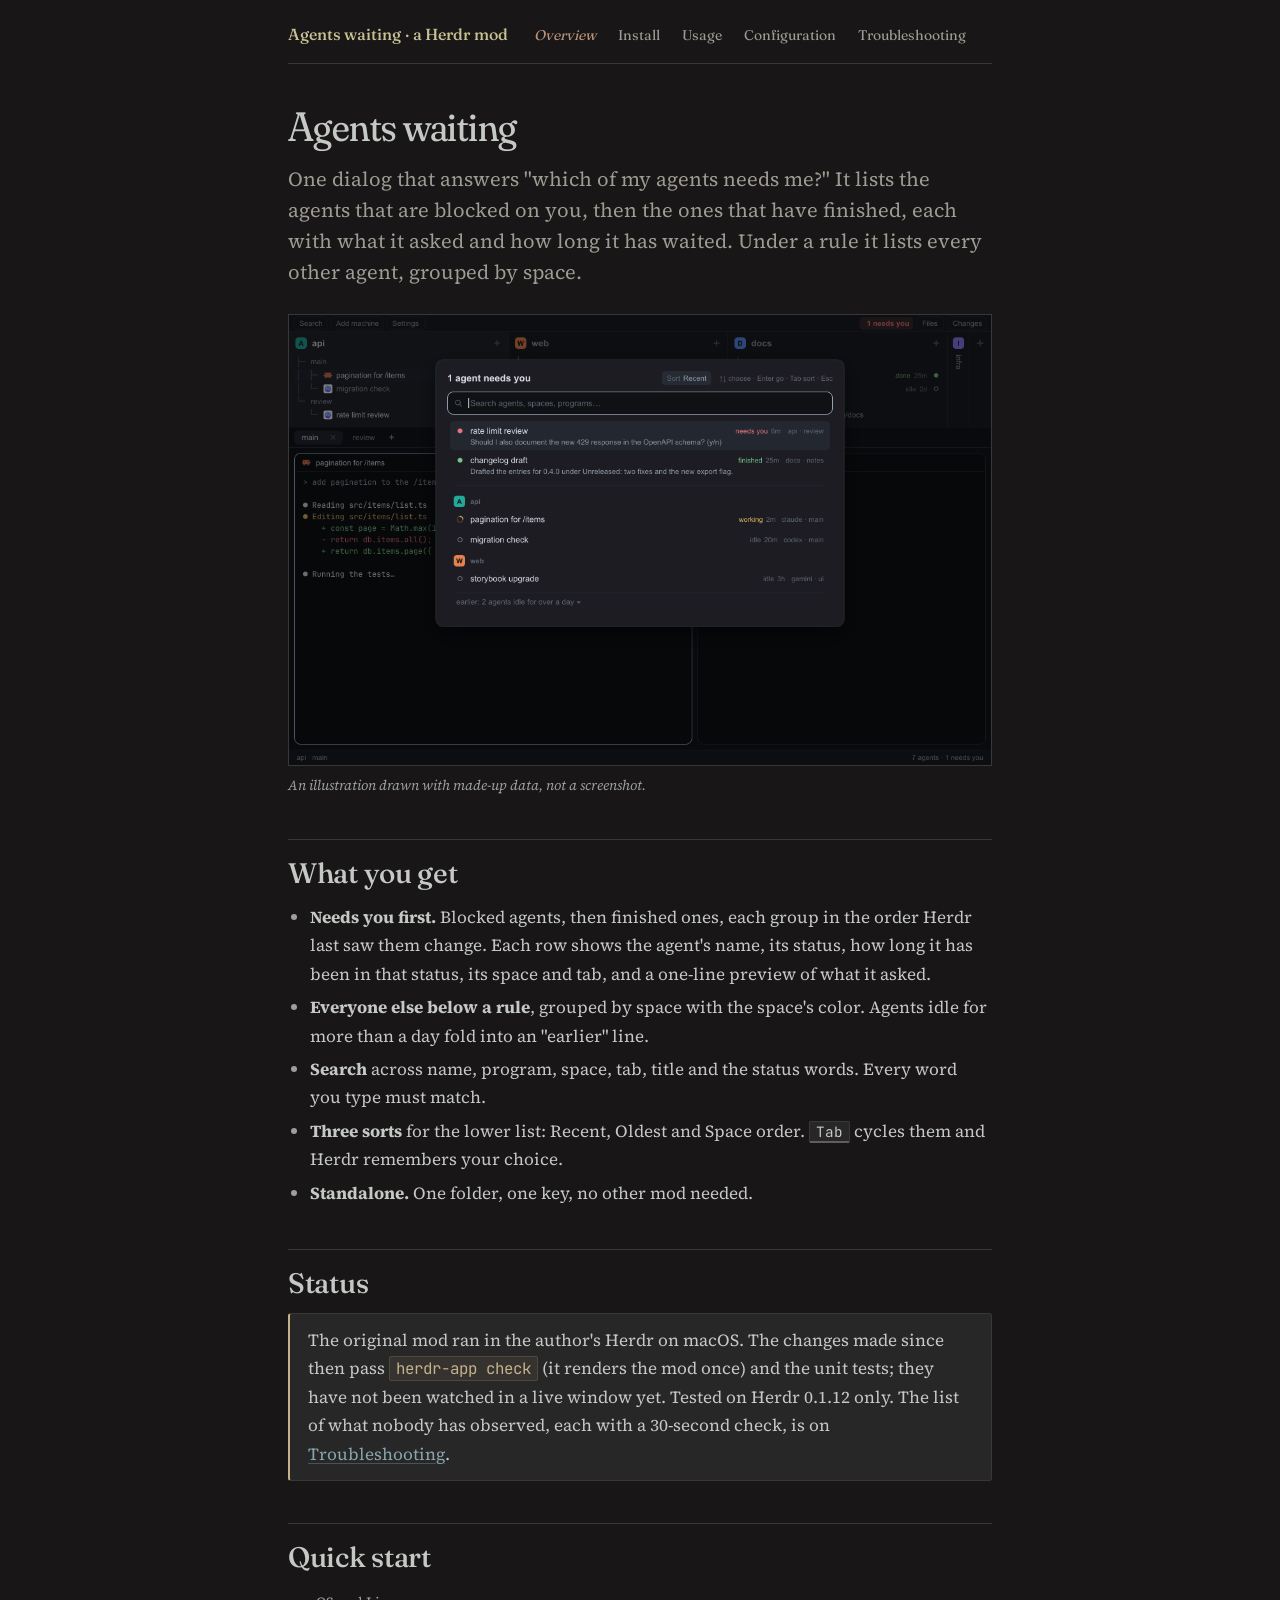
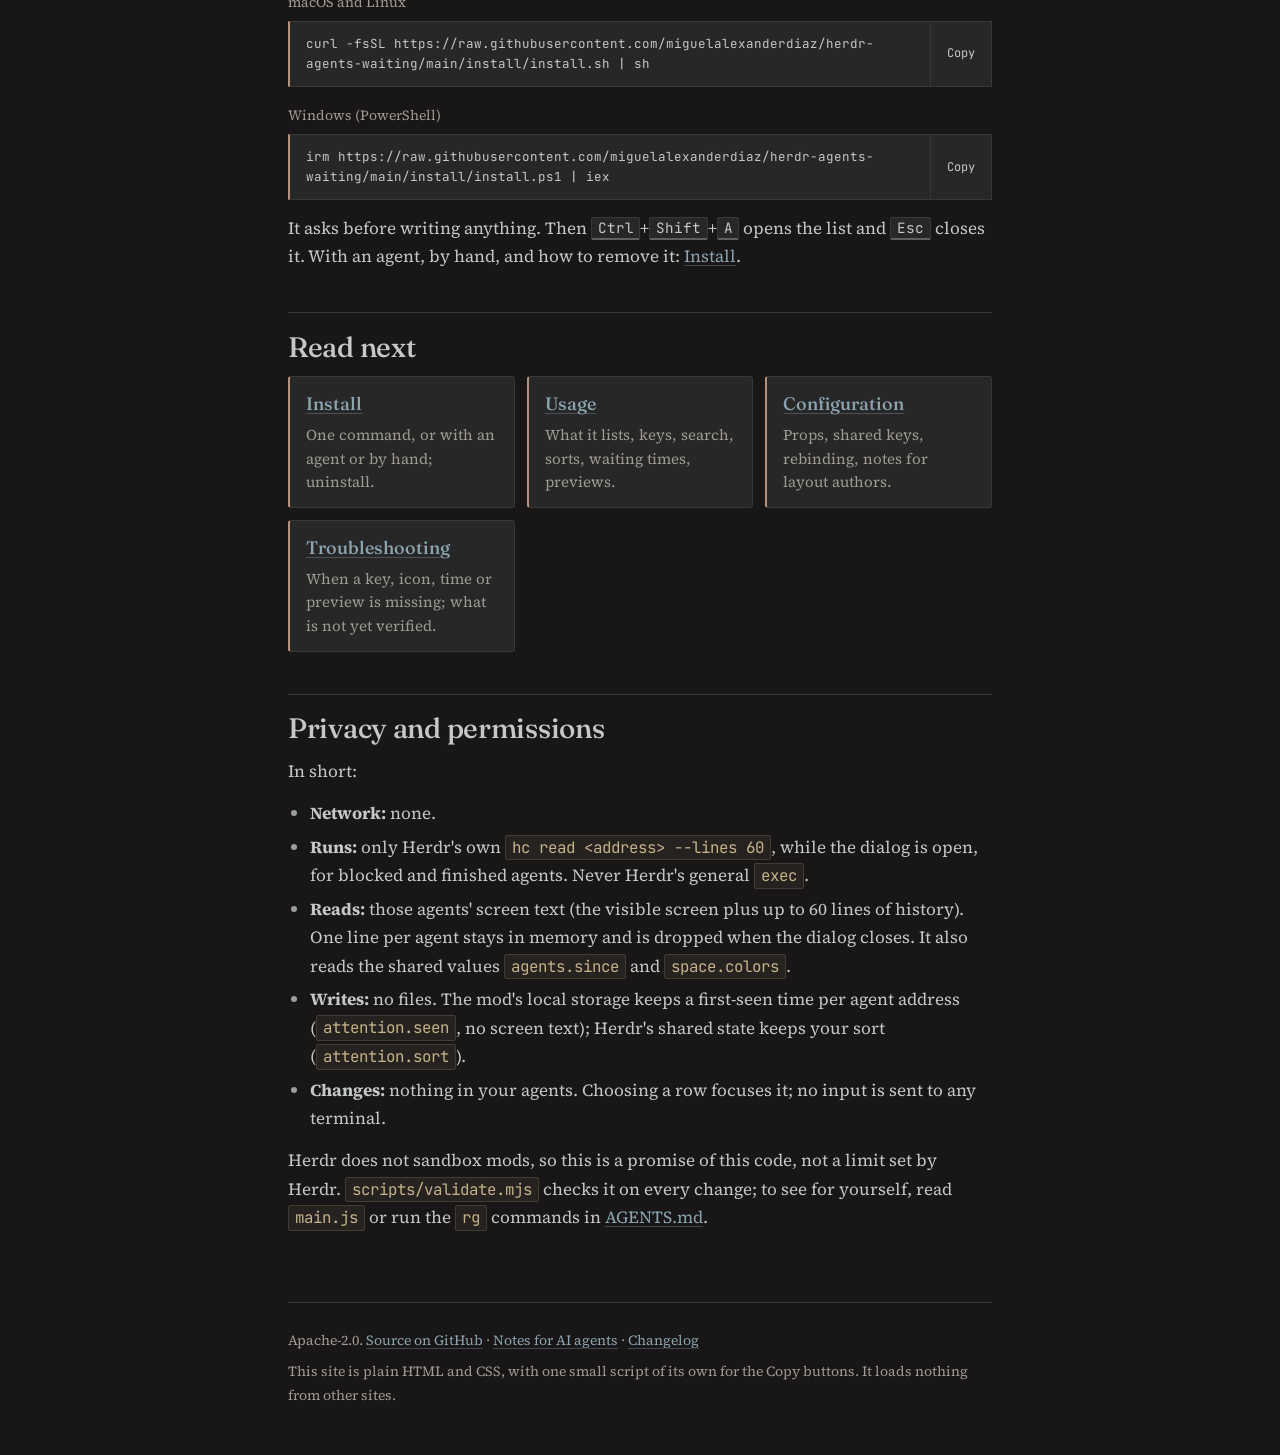
<file: docs/index.html>
<!doctype html>
<html lang="en">
<head>
<meta charset="utf-8">
<meta name="viewport" content="width=device-width, initial-scale=1">
<meta name="color-scheme" content="dark">
<title>Overview - Agents waiting for Herdr</title>
<meta name="description" content="A Herdr mod that lists the agents that need you or have finished, with what they asked, and every other agent grouped by space.">
<link rel="icon" href="data:,">
<link rel="stylesheet" href="style.css">
</head>
<body>
<a class="skip" href="#main">Skip to content</a>
<header class="site">
<a class="brand" href="index.html">Agents waiting <span aria-hidden="true">&middot;</span> a Herdr mod</a>
<nav class="site" aria-label="Documentation"><ul><li><a href="index.html" aria-current="page">Overview</a></li><li><a href="install.html">Install</a></li><li><a href="usage.html">Usage</a></li><li><a href="configuration.html">Configuration</a></li><li><a href="troubleshooting.html">Troubleshooting</a></li></ul></nav>
</header>
<main id="main">

<h1>Agents waiting</h1>
<p class="lead">One dialog that answers "which of my agents needs me?" It lists the agents that are blocked on you, then the ones that have finished, each with what it asked and how long it has waited. Under a rule it lists every other agent, grouped by space.</p>

<figure>
<img src="assets/preview.png" alt="Illustration of the Agents waiting dialog: a title, a search box, two agents that need you with their question and wait time, a rule, then agents grouped under space names." width="1100" height="705">
<figcaption>An illustration drawn with made-up data, not a screenshot.</figcaption>
</figure>

<h2 id="what">What you get</h2>
<ul>
<li><strong>Needs you first.</strong> Blocked agents, then finished ones, each group in the order Herdr last saw them change. Each row shows the agent's name, its status, how long it has been in that status, its space and tab, and a one-line preview of what it asked.</li>
<li><strong>Everyone else below a rule</strong>, grouped by space with the space's color. Agents idle for more than a day fold into an "earlier" line.</li>
<li><strong>Search</strong> across name, program, space, tab, title and the status words. Every word you type must match.</li>
<li><strong>Three sorts</strong> for the lower list: Recent, Oldest and Space order. <kbd>Tab</kbd> cycles them and Herdr remembers your choice.</li>
<li><strong>Standalone.</strong> One folder, one key, no other mod needed.</li>
</ul>

<h2 id="status">Status</h2>
<div class="note warn"><p>The original mod ran in the author's Herdr on macOS. The changes made since then pass <code>herdr-app check</code> (it renders the mod once) and the unit tests; they have not been watched in a live window yet. Tested on Herdr 0.1.12 only. The list of what nobody has observed, each with a 30-second check, is on <a href="troubleshooting.html#verification">Troubleshooting</a>.</p></div>

<h2 id="quick-start">Quick start</h2>
<p class="cmd-label">macOS and Linux</p>
<div class="cell"><pre id="cmd-sh" tabindex="0"><code>curl -fsSL https://raw.githubusercontent.com/miguelalexanderdiaz/herdr-agents-waiting/main/install/install.sh | sh</code></pre><button class="copy" type="button" data-copy="cmd-sh" aria-label="Copy the macOS and Linux command" hidden>Copy</button></div>
<p class="cmd-label">Windows (PowerShell)</p>
<div class="cell"><pre id="cmd-ps" tabindex="0"><code>irm https://raw.githubusercontent.com/miguelalexanderdiaz/herdr-agents-waiting/main/install/install.ps1 | iex</code></pre><button class="copy" type="button" data-copy="cmd-ps" aria-label="Copy the Windows command" hidden>Copy</button></div>
<p>It asks before writing anything. Then <kbd>Ctrl</kbd>+<kbd>Shift</kbd>+<kbd>A</kbd> opens the list and <kbd>Esc</kbd> closes it. With an agent, by hand, and how to remove it: <a href="install.html">Install</a>.</p>

<h2 id="read-next">Read next</h2>
<ul class="cards">
<li><a href="install.html">Install</a><p>One command, or with an agent or by hand; uninstall.</p></li>
<li><a href="usage.html">Usage</a><p>What it lists, keys, search, sorts, waiting times, previews.</p></li>
<li><a href="configuration.html">Configuration</a><p>Props, shared keys, rebinding, notes for layout authors.</p></li>
<li><a href="troubleshooting.html">Troubleshooting</a><p>When a key, icon, time or preview is missing; what is not yet verified.</p></li>
</ul>

<h2 id="privacy">Privacy and permissions</h2>
<p>In short:</p>
<ul>
<li><strong>Network:</strong> none.</li>
<li><strong>Runs:</strong> only Herdr's own <code>hc read &lt;address&gt; --lines 60</code>, while the dialog is open, for blocked and finished agents. Never Herdr's general <code>exec</code>.</li>
<li><strong>Reads:</strong> those agents' screen text (the visible screen plus up to 60 lines of history). One line per agent stays in memory and is dropped when the dialog closes. It also reads the shared values <code>agents.since</code> and <code>space.colors</code>.</li>
<li><strong>Writes:</strong> no files. The mod's local storage keeps a first-seen time per agent address (<code>attention.seen</code>, no screen text); Herdr's shared state keeps your sort (<code>attention.sort</code>).</li>
<li><strong>Changes:</strong> nothing in your agents. Choosing a row focuses it; no input is sent to any terminal.</li>
</ul>
<p>Herdr does not sandbox mods, so this is a promise of this code, not a limit set by Herdr. <code>scripts/validate.mjs</code> checks it on every change; to see for yourself, read <code>main.js</code> or run the <code>rg</code> commands in <a href="https://github.com/miguelalexanderdiaz/herdr-agents-waiting/blob/main/AGENTS.md">AGENTS.md</a>.</p>

</main>
<footer class="site">
<p>Apache-2.0. <a href="https://github.com/miguelalexanderdiaz/herdr-agents-waiting">Source on GitHub</a> &middot; <a href="https://github.com/miguelalexanderdiaz/herdr-agents-waiting/blob/main/AGENTS.md">Notes for AI agents</a> &middot; <a href="https://github.com/miguelalexanderdiaz/herdr-agents-waiting/blob/main/CHANGELOG.md">Changelog</a></p>
<p>This site is plain HTML and CSS, with one small script of its own for the Copy buttons. It loads nothing from other sites.</p>
</footer>
<script src="assets/copy.js"></script>
</body>
</html>
</file>
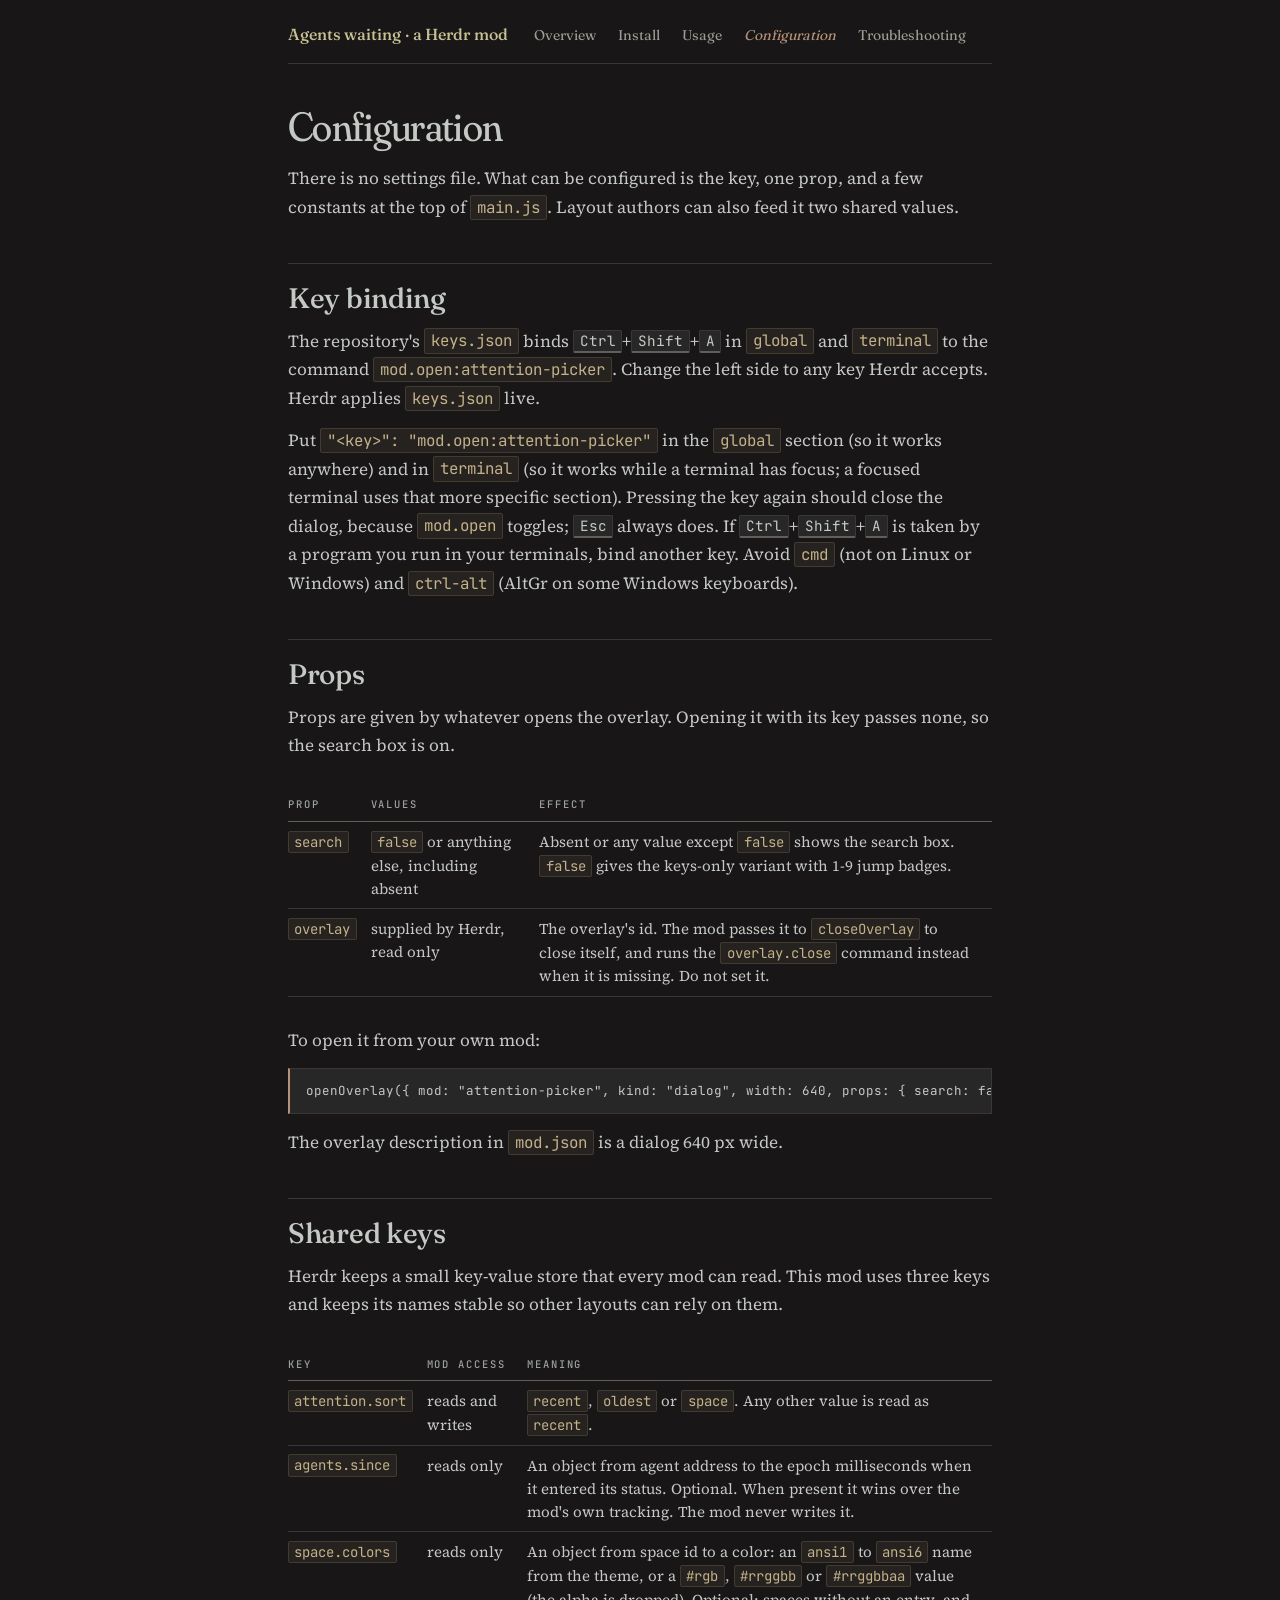
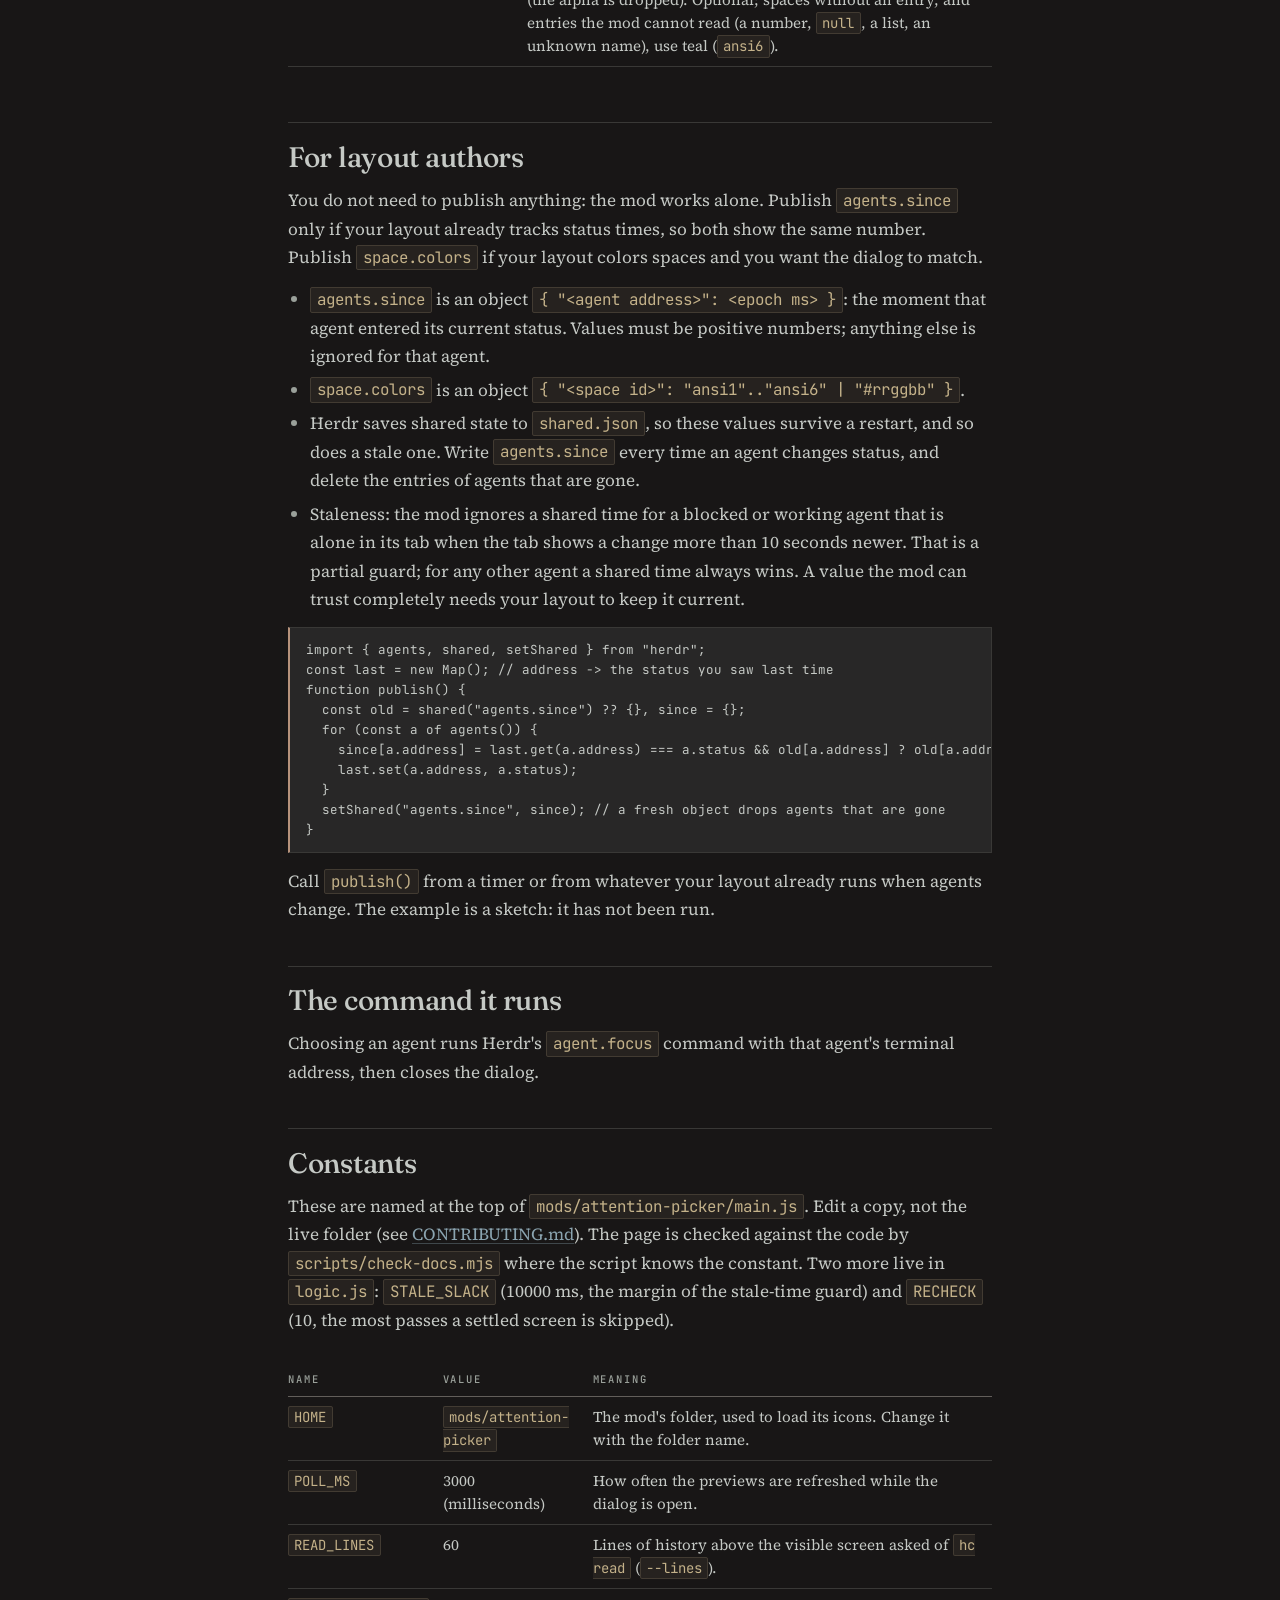
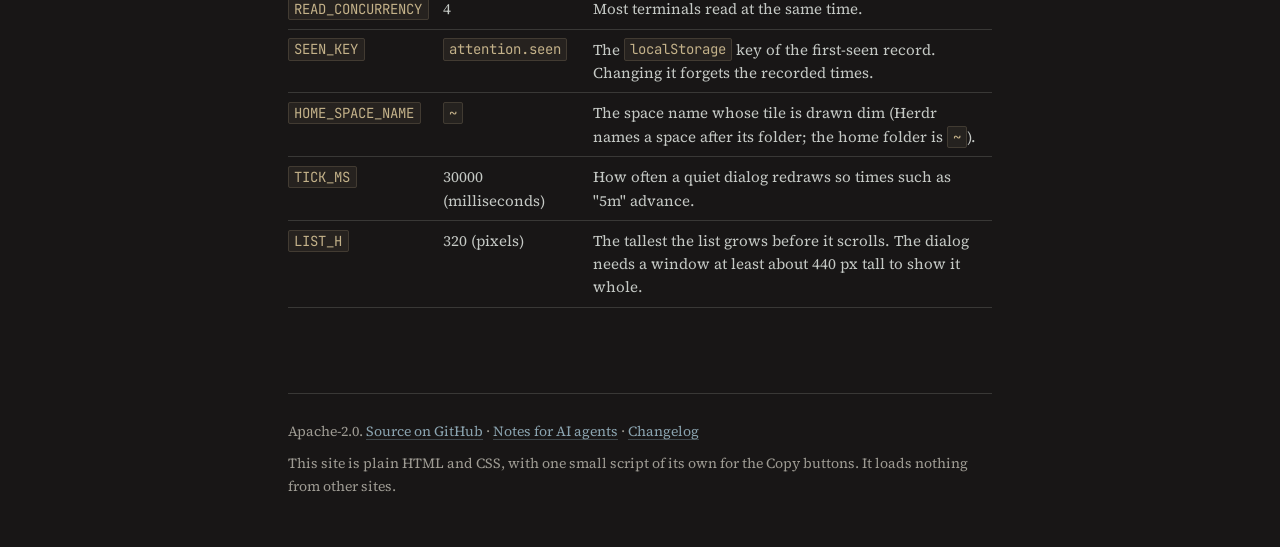
<file: docs/configuration.html>
<!doctype html>
<html lang="en">
<head>
<meta charset="utf-8">
<meta name="viewport" content="width=device-width, initial-scale=1">
<meta name="color-scheme" content="dark">
<title>Configuration - Agents waiting for Herdr</title>
<meta name="description" content="The props, shared keys, key bindings and constants of the Agents waiting mod, and what a layout author can publish for it.">
<link rel="icon" href="data:,">
<link rel="stylesheet" href="style.css">
</head>
<body>
<a class="skip" href="#main">Skip to content</a>
<header class="site">
<a class="brand" href="index.html">Agents waiting <span aria-hidden="true">&middot;</span> a Herdr mod</a>
<nav class="site" aria-label="Documentation"><ul><li><a href="index.html">Overview</a></li><li><a href="install.html">Install</a></li><li><a href="usage.html">Usage</a></li><li><a href="configuration.html" aria-current="page">Configuration</a></li><li><a href="troubleshooting.html">Troubleshooting</a></li></ul></nav>
</header>
<main id="main">

<h1>Configuration</h1>
<p>There is no settings file. What can be configured is the key, one prop, and a few constants at the top of <code>main.js</code>. Layout authors can also feed it two shared values.</p>

<h2 id="keys-json">Key binding</h2>
<p>The repository's <code>keys.json</code> binds <kbd>Ctrl</kbd>+<kbd>Shift</kbd>+<kbd>A</kbd> in <code>global</code> and <code>terminal</code> to the command <code>mod.open:attention-picker</code>. Change the left side to any key Herdr accepts. Herdr applies <code>keys.json</code> live.</p>
<p>Put <code>"&lt;key&gt;": "mod.open:attention-picker"</code> in the <code>global</code> section (so it works anywhere) and in <code>terminal</code> (so it works while a terminal has focus; a focused terminal uses that more specific section). Pressing the key again should close the dialog, because <code>mod.open</code> toggles; <kbd>Esc</kbd> always does. If <kbd>Ctrl</kbd>+<kbd>Shift</kbd>+<kbd>A</kbd> is taken by a program you run in your terminals, bind another key. Avoid <code>cmd</code> (not on Linux or Windows) and <code>ctrl-alt</code> (AltGr on some Windows keyboards).</p>

<h2 id="props">Props</h2>
<p>Props are given by whatever opens the overlay. Opening it with its key passes none, so the search box is on.</p>
<div class="table-wrap" tabindex="0" role="region" aria-label="Props"><table>
<thead><tr><th scope="col">Prop</th><th scope="col">Values</th><th scope="col">Effect</th></tr></thead>
<tbody>
<tr><td><code>search</code></td><td><code>false</code> or anything else, including absent</td><td>Absent or any value except <code>false</code> shows the search box. <code>false</code> gives the keys-only variant with 1-9 jump badges.</td></tr>
<tr><td><code>overlay</code></td><td>supplied by Herdr, read only</td><td>The overlay's id. The mod passes it to <code>closeOverlay</code> to close itself, and runs the <code>overlay.close</code> command instead when it is missing. Do not set it.</td></tr>
</tbody>
</table></div>
<p>To open it from your own mod:</p>
<pre tabindex="0" role="region" aria-label="Opening the overlay from another mod"><code>openOverlay({ mod: "attention-picker", kind: "dialog", width: 640, props: { search: false } });</code></pre>
<p>The overlay description in <code>mod.json</code> is a dialog 640 px wide.</p>

<h2 id="shared">Shared keys</h2>
<p>Herdr keeps a small key-value store that every mod can read. This mod uses three keys and keeps its names stable so other layouts can rely on them.</p>
<div class="table-wrap" tabindex="0" role="region" aria-label="Shared keys"><table>
<thead><tr><th scope="col">Key</th><th scope="col">Mod access</th><th scope="col">Meaning</th></tr></thead>
<tbody>
<tr><td><code>attention.sort</code></td><td>reads and writes</td><td><code>recent</code>, <code>oldest</code> or <code>space</code>. Any other value is read as <code>recent</code>.</td></tr>
<tr><td><code>agents.since</code></td><td>reads only</td><td>An object from agent address to the epoch milliseconds when it entered its status. Optional. When present it wins over the mod's own tracking. The mod never writes it.</td></tr>
<tr><td><code>space.colors</code></td><td>reads only</td><td>An object from space id to a color: an <code>ansi1</code> to <code>ansi6</code> name from the theme, or a <code>#rgb</code>, <code>#rrggbb</code> or <code>#rrggbbaa</code> value (the alpha is dropped). Optional; spaces without an entry, and entries the mod cannot read (a number, <code>null</code>, a list, an unknown name), use teal (<code>ansi6</code>).</td></tr>
</tbody>
</table></div>

<h2 id="layout-authors">For layout authors</h2>
<p>You do not need to publish anything: the mod works alone. Publish <code>agents.since</code> only if your layout already tracks status times, so both show the same number. Publish <code>space.colors</code> if your layout colors spaces and you want the dialog to match.</p>
<ul>
<li><code>agents.since</code> is an object <code>{ "&lt;agent address&gt;": &lt;epoch ms&gt; }</code>: the moment that agent entered its current status. Values must be positive numbers; anything else is ignored for that agent.</li>
<li><code>space.colors</code> is an object <code>{ "&lt;space id&gt;": "ansi1".."ansi6" | "#rrggbb" }</code>.</li>
<li>Herdr saves shared state to <code>shared.json</code>, so these values survive a restart, and so does a stale one. Write <code>agents.since</code> every time an agent changes status, and delete the entries of agents that are gone.</li>
<li>Staleness: the mod ignores a shared time for a blocked or working agent that is alone in its tab when the tab shows a change more than 10 seconds newer. That is a partial guard; for any other agent a shared time always wins. A value the mod can trust completely needs your layout to keep it current.</li>
</ul>
<pre tabindex="0" role="region" aria-label="Publishing agents.since from a layout (only if you track times yourself)"><code>import { agents, shared, setShared } from "herdr";
const last = new Map(); // address -> the status you saw last time
function publish() {
  const old = shared("agents.since") ?? {}, since = {};
  for (const a of agents()) {
    since[a.address] = last.get(a.address) === a.status && old[a.address] ? old[a.address] : Date.now();
    last.set(a.address, a.status);
  }
  setShared("agents.since", since); // a fresh object drops agents that are gone
}</code></pre>
<p>Call <code>publish()</code> from a timer or from whatever your layout already runs when agents change. The example is a sketch: it has not been run.</p>

<h2 id="command">The command it runs</h2>
<p>Choosing an agent runs Herdr's <code>agent.focus</code> command with that agent's terminal address, then closes the dialog.</p>

<h2 id="constants">Constants</h2>
<p>These are named at the top of <code>mods/attention-picker/main.js</code>. Edit a copy, not the live folder (see <a href="https://github.com/miguelalexanderdiaz/herdr-agents-waiting/blob/main/CONTRIBUTING.md#work-on-a-copy-never-the-live-folder">CONTRIBUTING.md</a>). The page is checked against the code by <code>scripts/check-docs.mjs</code> where the script knows the constant. Two more live in <code>logic.js</code>: <code>STALE_SLACK</code> (10000 ms, the margin of the stale-time guard) and <code>RECHECK</code> (10, the most passes a settled screen is skipped).</p>
<div class="table-wrap" tabindex="0" role="region" aria-label="Constants"><table>
<thead><tr><th scope="col">Name</th><th scope="col">Value</th><th scope="col">Meaning</th></tr></thead>
<tbody>
<tr><td><code>HOME</code></td><td><code>mods/attention-picker</code></td><td>The mod's folder, used to load its icons. Change it with the folder name.</td></tr>
<tr><td><code>POLL_MS</code></td><td>3000 (milliseconds)</td><td>How often the previews are refreshed while the dialog is open.</td></tr>
<tr><td><code>READ_LINES</code></td><td>60</td><td>Lines of history above the visible screen asked of <code>hc read</code> (<code>--lines</code>).</td></tr>
<tr><td><code>READ_CONCURRENCY</code></td><td>4</td><td>Most terminals read at the same time.</td></tr>
<tr><td><code>SEEN_KEY</code></td><td><code>attention.seen</code></td><td>The <code>localStorage</code> key of the first-seen record. Changing it forgets the recorded times.</td></tr>
<tr><td><code>HOME_SPACE_NAME</code></td><td><code>~</code></td><td>The space name whose tile is drawn dim (Herdr names a space after its folder; the home folder is <code>~</code>).</td></tr>
<tr><td><code>TICK_MS</code></td><td>30000 (milliseconds)</td><td>How often a quiet dialog redraws so times such as "5m" advance.</td></tr>
<tr><td><code>LIST_H</code></td><td>320 (pixels)</td><td>The tallest the list grows before it scrolls. The dialog needs a window at least about 440 px tall to show it whole.</td></tr>
</tbody>
</table></div>

</main>
<footer class="site">
<p>Apache-2.0. <a href="https://github.com/miguelalexanderdiaz/herdr-agents-waiting">Source on GitHub</a> &middot; <a href="https://github.com/miguelalexanderdiaz/herdr-agents-waiting/blob/main/AGENTS.md">Notes for AI agents</a> &middot; <a href="https://github.com/miguelalexanderdiaz/herdr-agents-waiting/blob/main/CHANGELOG.md">Changelog</a></p>
<p>This site is plain HTML and CSS, with one small script of its own for the Copy buttons. It loads nothing from other sites.</p>
</footer>
</body>
</html>
</file>
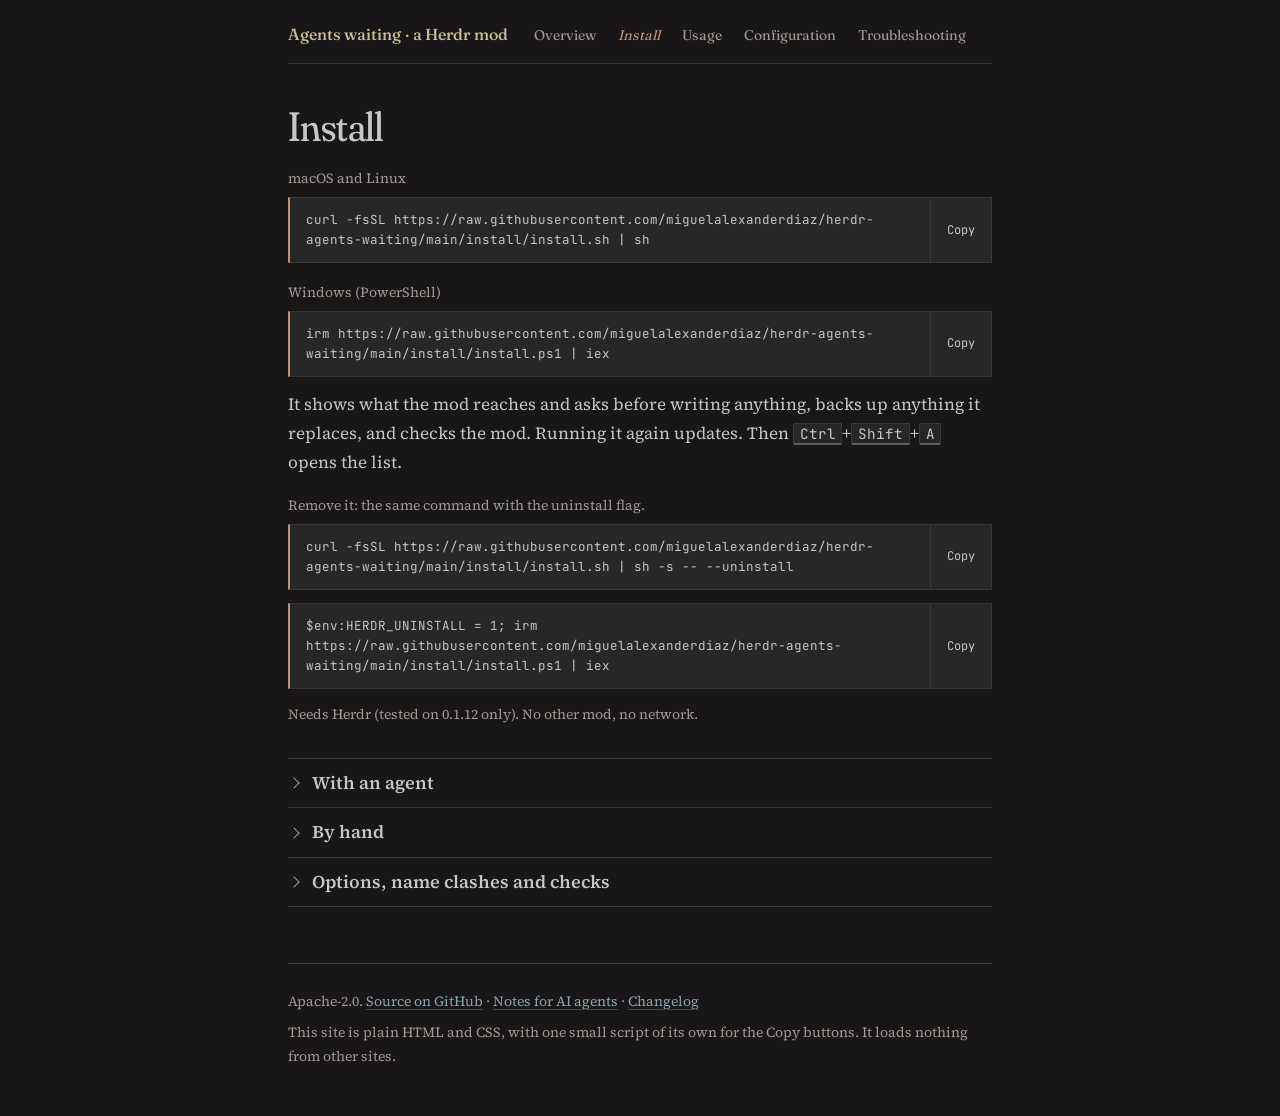
<file: docs/install.html>
<!doctype html>
<html lang="en">
<head>
<meta charset="utf-8">
<meta name="viewport" content="width=device-width, initial-scale=1">
<meta name="color-scheme" content="dark">
<title>Install - Agents waiting for Herdr</title>
<meta name="description" content="Install the Agents waiting mod into Herdr with one command, and remove it with the same command. With an agent or by hand, folded below.">
<link rel="icon" href="data:,">
<link rel="stylesheet" href="style.css">
</head>
<body>
<a class="skip" href="#main">Skip to content</a>
<header class="site">
<a class="brand" href="index.html">Agents waiting <span aria-hidden="true">&middot;</span> a Herdr mod</a>
<nav class="site" aria-label="Documentation"><ul><li><a href="index.html">Overview</a></li><li><a href="install.html" aria-current="page">Install</a></li><li><a href="usage.html">Usage</a></li><li><a href="configuration.html">Configuration</a></li><li><a href="troubleshooting.html">Troubleshooting</a></li></ul></nav>
</header>
<main id="main">

<h1>Install</h1>

<p class="cmd-label">macOS and Linux</p>
<div class="cell"><pre id="cmd-sh" tabindex="0"><code>curl -fsSL https://raw.githubusercontent.com/miguelalexanderdiaz/herdr-agents-waiting/main/install/install.sh | sh</code></pre><button class="copy" type="button" data-copy="cmd-sh" aria-label="Copy the macOS and Linux command" hidden>Copy</button></div>
<p class="cmd-label">Windows (PowerShell)</p>
<div class="cell"><pre id="cmd-ps" tabindex="0"><code>irm https://raw.githubusercontent.com/miguelalexanderdiaz/herdr-agents-waiting/main/install/install.ps1 | iex</code></pre><button class="copy" type="button" data-copy="cmd-ps" aria-label="Copy the Windows command" hidden>Copy</button></div>
<p>It shows what the mod reaches and asks before writing anything, backs up anything it replaces, and checks the mod. Running it again updates. Then <kbd>Ctrl</kbd>+<kbd>Shift</kbd>+<kbd>A</kbd> opens the list.</p>

<p class="cmd-label">Remove it: the same command with the uninstall flag.</p>
<div class="cell"><pre id="rm-sh" tabindex="0"><code>curl -fsSL https://raw.githubusercontent.com/miguelalexanderdiaz/herdr-agents-waiting/main/install/install.sh | sh -s -- --uninstall</code></pre><button class="copy" type="button" data-copy="rm-sh" aria-label="Copy the macOS and Linux uninstall command" hidden>Copy</button></div>
<div class="cell"><pre id="rm-ps" tabindex="0"><code>$env:HERDR_UNINSTALL = 1; irm https://raw.githubusercontent.com/miguelalexanderdiaz/herdr-agents-waiting/main/install/install.ps1 | iex</code></pre><button class="copy" type="button" data-copy="rm-ps" aria-label="Copy the Windows uninstall command" hidden>Copy</button></div>
<p class="facts">Needs Herdr (tested on 0.1.12 only). No other mod, no network.</p>

<div class="folds">
<details class="fold" id="agent">
<summary>With an agent</summary>
<p>Paste this into an agent that works in your Herdr home:</p>
<pre class="prose" tabindex="0" role="region" aria-label="Prompt to paste into an agent"><code>Add the Herdr mod from
https://github.com/miguelalexanderdiaz/herdr-agents-waiting
(the folder mods/attention-picker). Read RECIPE.md and AGENTS.md
in that repo first and tell me what the mod reaches before you
copy anything. Merge its keys.json into mine and ask me before
replacing any key I already use. Then run herdr-app check on the
mod folder.</code></pre>
<p>The steps the agent follows are in <a href="https://github.com/miguelalexanderdiaz/herdr-agents-waiting/blob/main/AGENTS.md">AGENTS.md</a>.</p>
</details>

<details class="fold" id="by-hand">
<summary>By hand</summary>
<ol>
<li>Clone the repository: <code>git clone https://github.com/miguelalexanderdiaz/herdr-agents-waiting.git</code></li>
<li>Copy the whole <code>mods/attention-picker</code> folder into the <code>mods</code> folder of your Herdr home (<code>~/.config/herdr-app</code>, or <code>HERDR_APP_HOME</code>).</li>
<li>Add the key to both sections of your <code>keys.json</code>. If you already use it, pick another key.
<pre tabindex="0" role="region" aria-label="keys.json entries"><code>{
  "global":   { "ctrl-shift-a": "mod.open:attention-picker" },
  "terminal": { "ctrl-shift-a": "mod.open:attention-picker" }
}</code></pre></li>
<li>Run <code>herdr-app check ~/.config/herdr-app/mods/attention-picker</code>. Herdr loads mods and keys live, so there is no restart.</li>
</ol>
</details>

<details class="fold" id="options">
<summary>Options, name clashes and checks</summary>
<h3 id="script-options">Options</h3>
<ul>
<li>No questions: <code>sh -s -- --yes</code> (Windows: <code>$env:HERDR_YES = 1</code> first).</li>
<li>Another Herdr home: <code>--home &lt;folder&gt;</code> or <code>HERDR_APP_HOME</code>.</li>
<li>From a clone: <code>install/install.sh</code> or <code>.\install\install.ps1</code>.</li>
<li>Backups go to <code>community/herdr-agents-waiting/</code> in the Herdr home.</li>
<li>Merging <code>keys.json</code> uses Node, or on macOS the system's own JavaScript; without either the script prints the keys to add by hand.</li>
<li>Uninstalling removes only what it installed, and only the keys you have not changed since.</li>
</ul>
<h3 id="rename">Name clash</h3>
<p>If you already have a mod called <code>attention-picker</code>, keep it. Install this one under another name and change three places: the folder, the <code>HOME</code> constant at the top of <code>main.js</code>, and the name in your <code>keys.json</code> line (<code>mod.open:&lt;new name&gt;</code>).</p>
<h3 id="checks">Checks</h3>
<p><code>herdr-app check</code> proves the mod loads and renders once. It does not run the timers or screen reads, and it passes a broken <code>mod.json</code> or a renamed folder with the old <code>HOME</code>. For those, run <code>node scripts/verify-install.mjs &lt;mod folder&gt; --home &lt;Herdr home&gt;</code> from a clone (read-only, Node 22 or newer). What nobody has observed yet is listed under <a href="troubleshooting.html#verification">Verification status</a>.</p>
<h3 id="by-hand-update">Update or remove by hand</h3>
<p>Update: replace the folder with the new one, from a copy outside the Herdr home, and run the check again. Remove: delete <code>mods/attention-picker</code> and the <code>mod.open:attention-picker</code> lines in <code>keys.json</code>. The sort choice (<code>attention.sort</code>) and the first-seen times (<code>attention.seen</code>) stay behind; nothing reads them once the mod is gone.</p>
</details>
</div>

</main>
<footer class="site">
<p>Apache-2.0. <a href="https://github.com/miguelalexanderdiaz/herdr-agents-waiting">Source on GitHub</a> &middot; <a href="https://github.com/miguelalexanderdiaz/herdr-agents-waiting/blob/main/AGENTS.md">Notes for AI agents</a> &middot; <a href="https://github.com/miguelalexanderdiaz/herdr-agents-waiting/blob/main/CHANGELOG.md">Changelog</a></p>
<p>This site is plain HTML and CSS, with one small script of its own for the Copy buttons. It loads nothing from other sites.</p>
</footer>
<script src="assets/copy.js"></script>
</body>
</html>
</file>
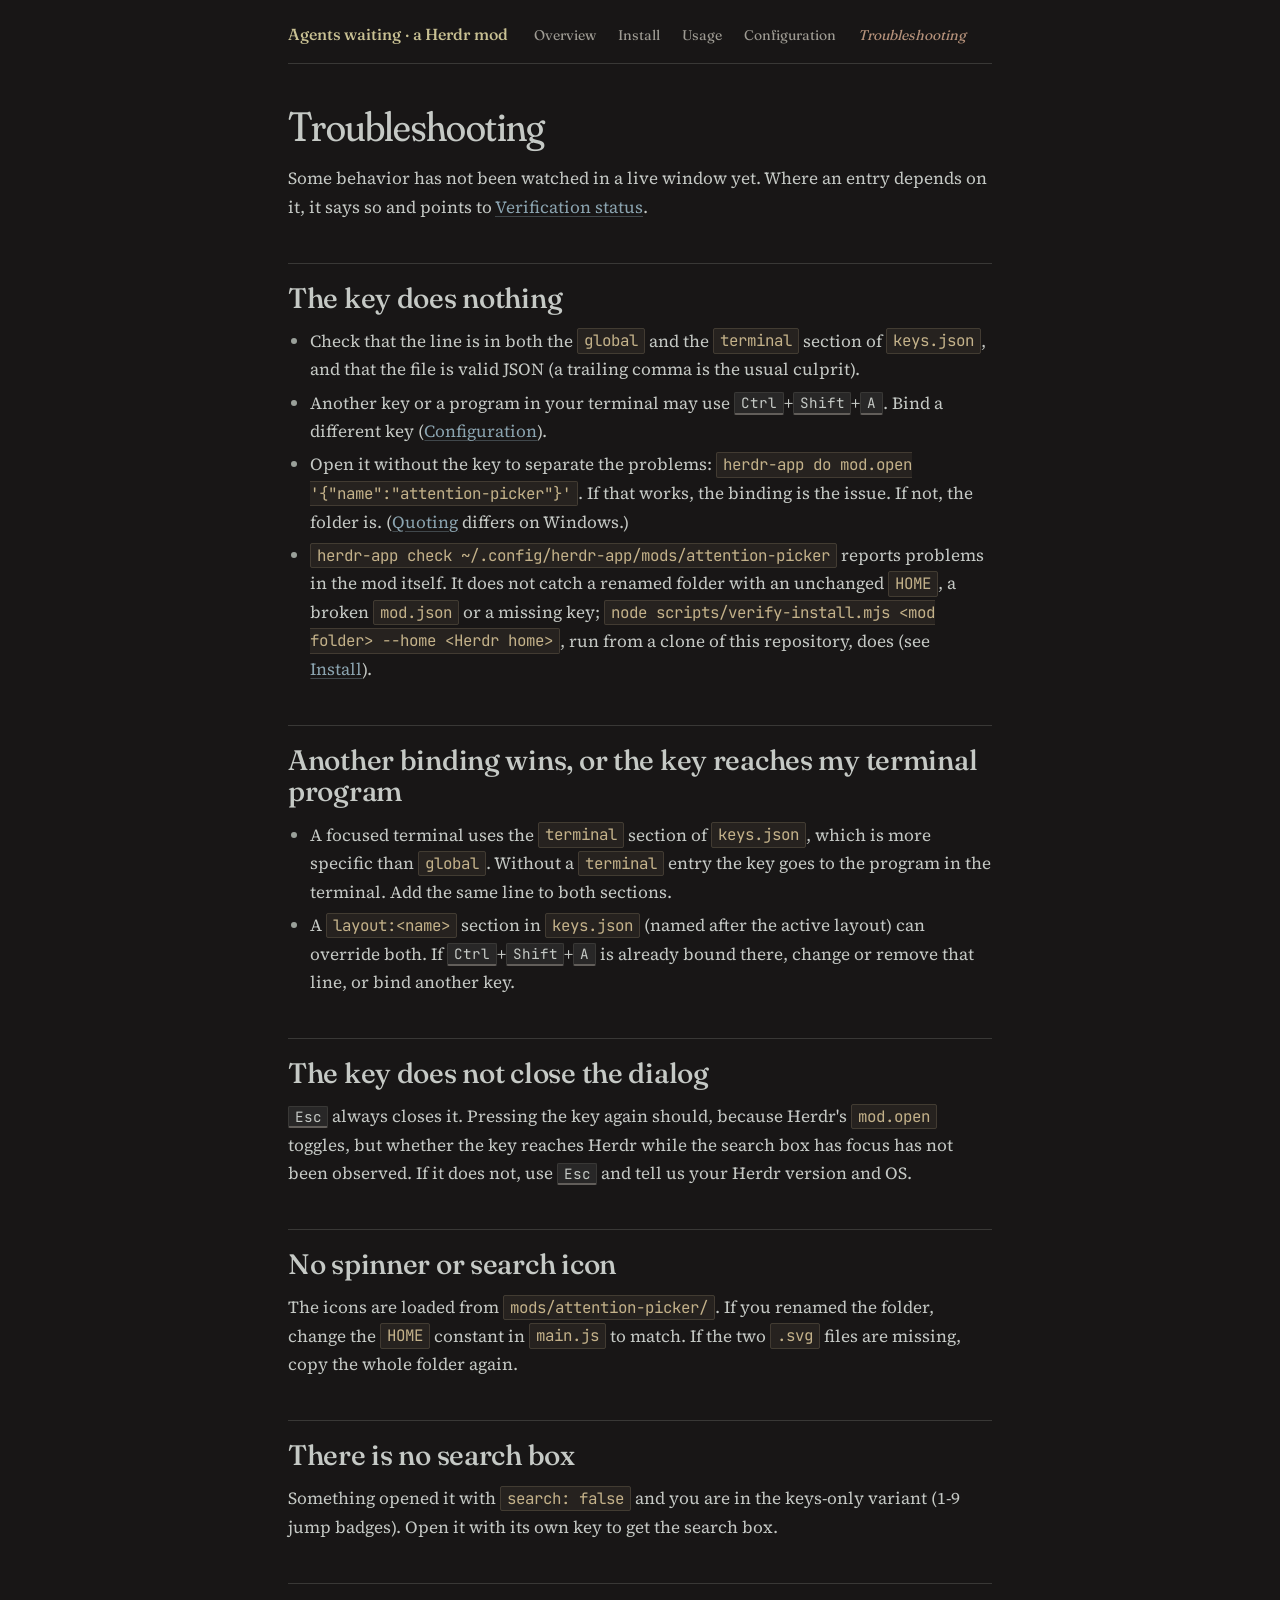
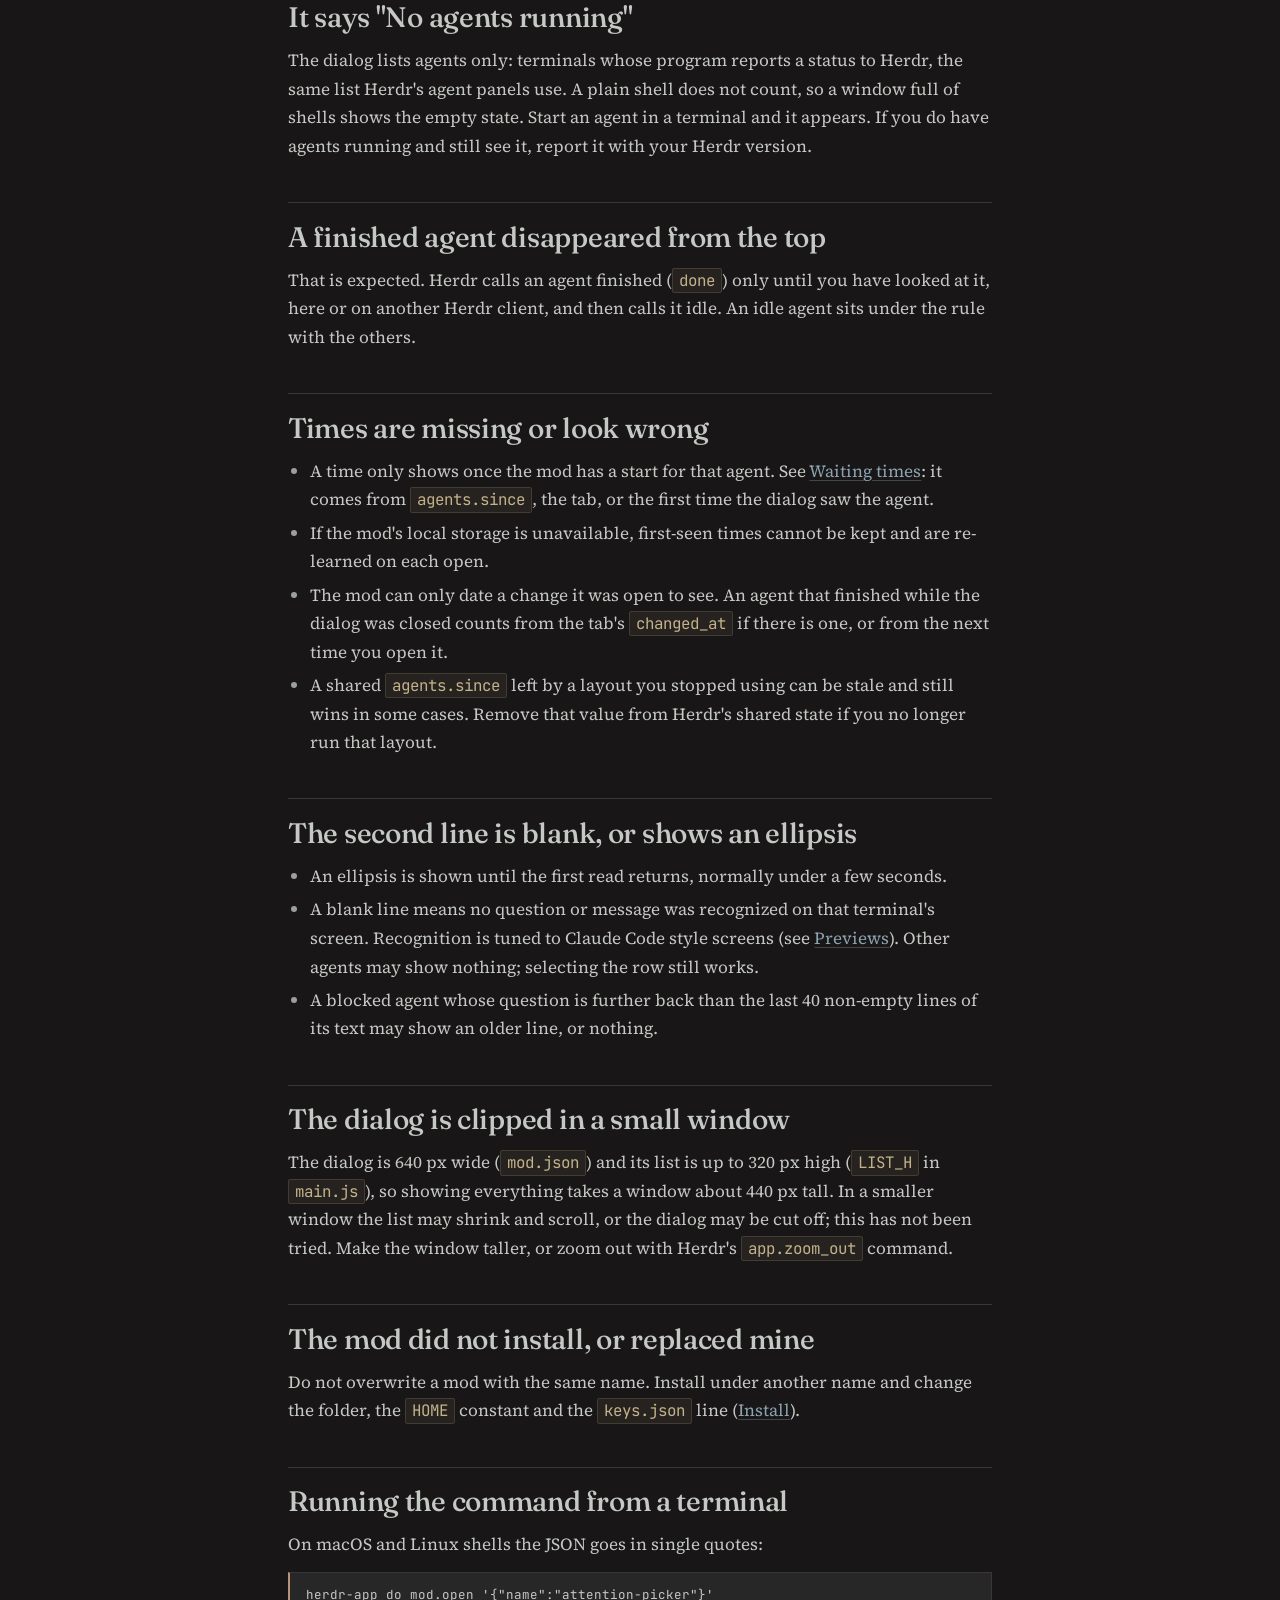
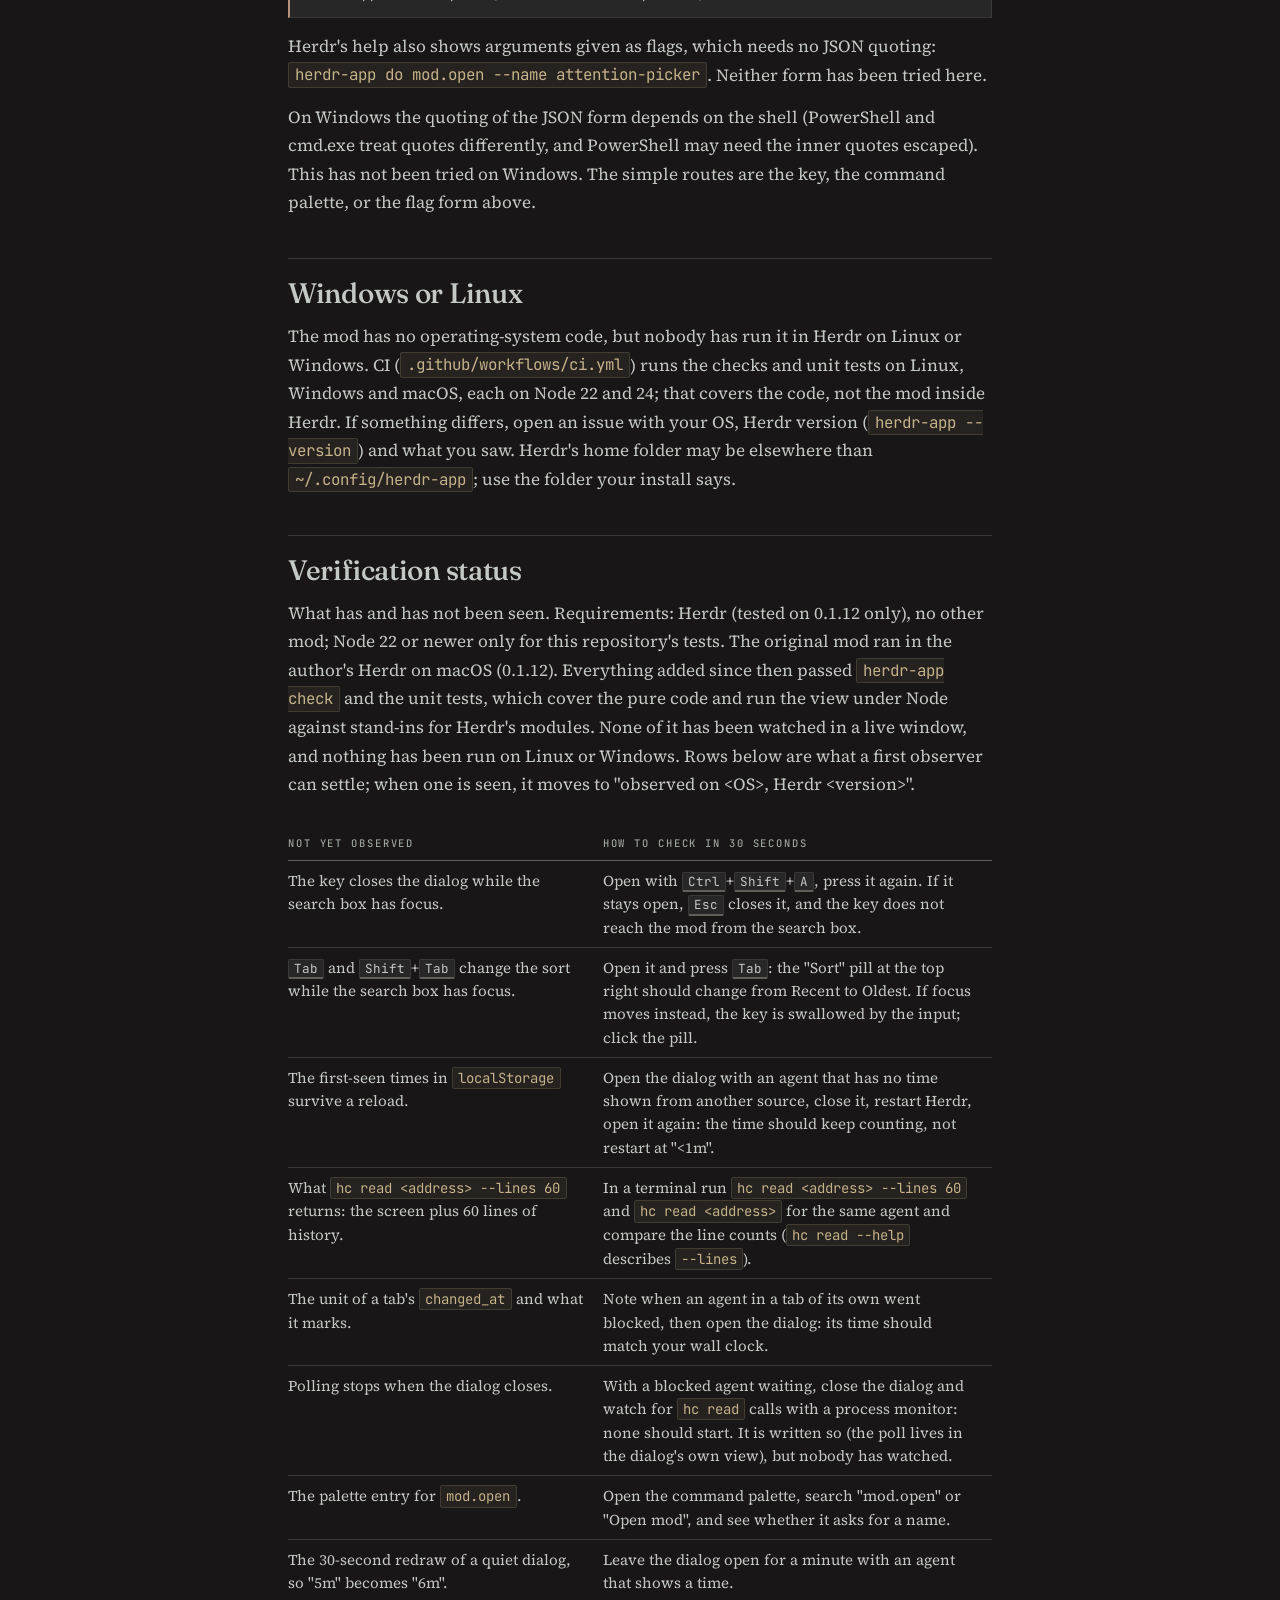
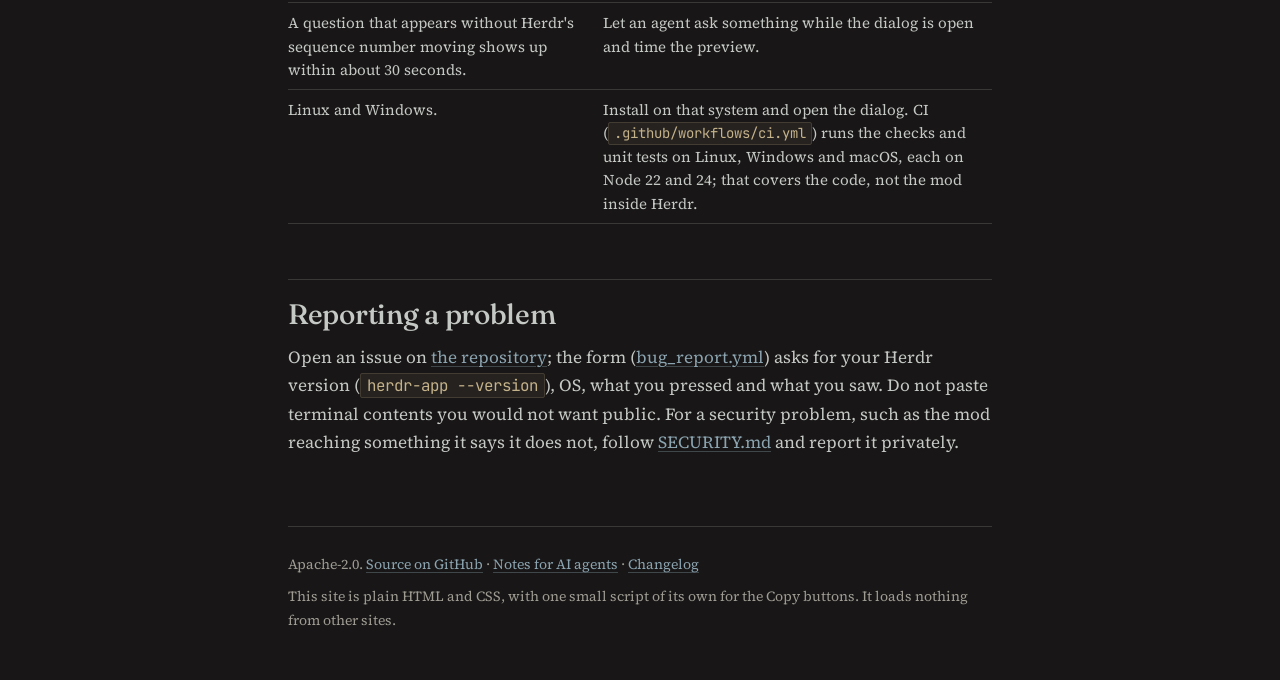
<file: docs/troubleshooting.html>
<!doctype html>
<html lang="en">
<head>
<meta charset="utf-8">
<meta name="viewport" content="width=device-width, initial-scale=1">
<meta name="color-scheme" content="dark">
<title>Troubleshooting - Agents waiting for Herdr</title>
<meta name="description" content="Fixes for a key that does nothing, missing icons, times or previews, a clipped dialog, and name clashes in the Agents waiting mod.">
<link rel="icon" href="data:,">
<link rel="stylesheet" href="style.css">
</head>
<body>
<a class="skip" href="#main">Skip to content</a>
<header class="site">
<a class="brand" href="index.html">Agents waiting <span aria-hidden="true">&middot;</span> a Herdr mod</a>
<nav class="site" aria-label="Documentation"><ul><li><a href="index.html">Overview</a></li><li><a href="install.html">Install</a></li><li><a href="usage.html">Usage</a></li><li><a href="configuration.html">Configuration</a></li><li><a href="troubleshooting.html" aria-current="page">Troubleshooting</a></li></ul></nav>
</header>
<main id="main">

<h1>Troubleshooting</h1>
<p>Some behavior has not been watched in a live window yet. Where an entry depends on it, it says so and points to <a href="#verification">Verification status</a>.</p>

<h2 id="key">The key does nothing</h2>
<ul>
<li>Check that the line is in both the <code>global</code> and the <code>terminal</code> section of <code>keys.json</code>, and that the file is valid JSON (a trailing comma is the usual culprit).</li>
<li>Another key or a program in your terminal may use <kbd>Ctrl</kbd>+<kbd>Shift</kbd>+<kbd>A</kbd>. Bind a different key (<a href="configuration.html#keys-json">Configuration</a>).</li>
<li>Open it without the key to separate the problems: <code>herdr-app do mod.open '{"name":"attention-picker"}'</code>. If that works, the binding is the issue. If not, the folder is. (<a href="#quoting">Quoting</a> differs on Windows.)</li>
<li><code>herdr-app check ~/.config/herdr-app/mods/attention-picker</code> reports problems in the mod itself. It does not catch a renamed folder with an unchanged <code>HOME</code>, a broken <code>mod.json</code> or a missing key; <code>node scripts/verify-install.mjs &lt;mod folder&gt; --home &lt;Herdr home&gt;</code>, run from a clone of this repository, does (see <a href="install.html#options">Install</a>).</li>
</ul>

<h2 id="key-layout">Another binding wins, or the key reaches my terminal program</h2>
<ul>
<li>A focused terminal uses the <code>terminal</code> section of <code>keys.json</code>, which is more specific than <code>global</code>. Without a <code>terminal</code> entry the key goes to the program in the terminal. Add the same line to both sections.</li>
<li>A <code>layout:&lt;name&gt;</code> section in <code>keys.json</code> (named after the active layout) can override both. If <kbd>Ctrl</kbd>+<kbd>Shift</kbd>+<kbd>A</kbd> is already bound there, change or remove that line, or bind another key.</li>
</ul>

<h2 id="closes">The key does not close the dialog</h2>
<p><kbd>Esc</kbd> always closes it. Pressing the key again should, because Herdr's <code>mod.open</code> toggles, but whether the key reaches Herdr while the search box has focus has not been observed. If it does not, use <kbd>Esc</kbd> and tell us your Herdr version and OS.</p>

<h2 id="icons">No spinner or search icon</h2>
<p>The icons are loaded from <code>mods/attention-picker/</code>. If you renamed the folder, change the <code>HOME</code> constant in <code>main.js</code> to match. If the two <code>.svg</code> files are missing, copy the whole folder again.</p>

<h2 id="no-box">There is no search box</h2>
<p>Something opened it with <code>search: false</code> and you are in the keys-only variant (1-9 jump badges). Open it with its own key to get the search box.</p>

<h2 id="no-agents">It says "No agents running"</h2>
<p>The dialog lists agents only: terminals whose program reports a status to Herdr, the same list Herdr's agent panels use. A plain shell does not count, so a window full of shells shows the empty state. Start an agent in a terminal and it appears. If you do have agents running and still see it, report it with your Herdr version.</p>

<h2 id="finished-gone">A finished agent disappeared from the top</h2>
<p>That is expected. Herdr calls an agent finished (<code>done</code>) only until you have looked at it, here or on another Herdr client, and then calls it idle. An idle agent sits under the rule with the others.</p>

<h2 id="times">Times are missing or look wrong</h2>
<ul>
<li>A time only shows once the mod has a start for that agent. See <a href="usage.html#times">Waiting times</a>: it comes from <code>agents.since</code>, the tab, or the first time the dialog saw the agent.</li>
<li>If the mod's local storage is unavailable, first-seen times cannot be kept and are re-learned on each open.</li>
<li>The mod can only date a change it was open to see. An agent that finished while the dialog was closed counts from the tab's <code>changed_at</code> if there is one, or from the next time you open it.</li>
<li>A shared <code>agents.since</code> left by a layout you stopped using can be stale and still wins in some cases. Remove that value from Herdr's shared state if you no longer run that layout.</li>
</ul>

<h2 id="preview">The second line is blank, or shows an ellipsis</h2>
<ul>
<li>An ellipsis is shown until the first read returns, normally under a few seconds.</li>
<li>A blank line means no question or message was recognized on that terminal's screen. Recognition is tuned to Claude Code style screens (see <a href="usage.html#previews">Previews</a>). Other agents may show nothing; selecting the row still works.</li>
<li>A blocked agent whose question is further back than the last 40 non-empty lines of its text may show an older line, or nothing.</li>
</ul>

<h2 id="small-window">The dialog is clipped in a small window</h2>
<p>The dialog is 640 px wide (<code>mod.json</code>) and its list is up to 320 px high (<code>LIST_H</code> in <code>main.js</code>), so showing everything takes a window about 440 px tall. In a smaller window the list may shrink and scroll, or the dialog may be cut off; this has not been tried. Make the window taller, or zoom out with Herdr's <code>app.zoom_out</code> command.</p>

<h2 id="clash">The mod did not install, or replaced mine</h2>
<p>Do not overwrite a mod with the same name. Install under another name and change the folder, the <code>HOME</code> constant and the <code>keys.json</code> line (<a href="install.html#options">Install</a>).</p>

<h2 id="quoting">Running the command from a terminal</h2>
<p>On macOS and Linux shells the JSON goes in single quotes:</p>
<pre tabindex="0" role="region" aria-label="POSIX shell"><code>herdr-app do mod.open '{"name":"attention-picker"}'</code></pre>
<p>Herdr's help also shows arguments given as flags, which needs no JSON quoting: <code>herdr-app do mod.open --name attention-picker</code>. Neither form has been tried here.</p>
<p>On Windows the quoting of the JSON form depends on the shell (PowerShell and cmd.exe treat quotes differently, and PowerShell may need the inner quotes escaped). This has not been tried on Windows. The simple routes are the key, the command palette, or the flag form above.</p>

<h2 id="windows-linux">Windows or Linux</h2>
<p>The mod has no operating-system code, but nobody has run it in Herdr on Linux or Windows. CI (<code>.github/workflows/ci.yml</code>) runs the checks and unit tests on Linux, Windows and macOS, each on Node 22 and 24; that covers the code, not the mod inside Herdr. If something differs, open an issue with your OS, Herdr version (<code>herdr-app --version</code>) and what you saw. Herdr's home folder may be elsewhere than <code>~/.config/herdr-app</code>; use the folder your install says.</p>

<h2 id="verification">Verification status</h2>
<p>What has and has not been seen. Requirements: Herdr (tested on 0.1.12 only), no other mod; Node 22 or newer only for this repository's tests. The original mod ran in the author's Herdr on macOS (0.1.12). Everything added since then passed <code>herdr-app check</code> and the unit tests, which cover the pure code and run the view under Node against stand-ins for Herdr's modules. None of it has been watched in a live window, and nothing has been run on Linux or Windows. Rows below are what a first observer can settle; when one is seen, it moves to "observed on &lt;OS&gt;, Herdr &lt;version&gt;".</p>
<div class="table-wrap" tabindex="0" role="region" aria-label="Not yet observed"><table>
<thead><tr><th scope="col">Not yet observed</th><th scope="col">How to check in 30 seconds</th></tr></thead>
<tbody>
<tr><td>The key closes the dialog while the search box has focus.</td><td>Open with <kbd>Ctrl</kbd>+<kbd>Shift</kbd>+<kbd>A</kbd>, press it again. If it stays open, <kbd>Esc</kbd> closes it, and the key does not reach the mod from the search box.</td></tr>
<tr><td><kbd>Tab</kbd> and <kbd>Shift</kbd>+<kbd>Tab</kbd> change the sort while the search box has focus.</td><td>Open it and press <kbd>Tab</kbd>: the "Sort" pill at the top right should change from Recent to Oldest. If focus moves instead, the key is swallowed by the input; click the pill.</td></tr>
<tr><td>The first-seen times in <code>localStorage</code> survive a reload.</td><td>Open the dialog with an agent that has no time shown from another source, close it, restart Herdr, open it again: the time should keep counting, not restart at "&lt;1m".</td></tr>
<tr><td>What <code>hc read &lt;address&gt; --lines 60</code> returns: the screen plus 60 lines of history.</td><td>In a terminal run <code>hc read &lt;address&gt; --lines 60</code> and <code>hc read &lt;address&gt;</code> for the same agent and compare the line counts (<code>hc read --help</code> describes <code>--lines</code>).</td></tr>
<tr><td>The unit of a tab's <code>changed_at</code> and what it marks.</td><td>Note when an agent in a tab of its own went blocked, then open the dialog: its time should match your wall clock.</td></tr>
<tr><td>Polling stops when the dialog closes.</td><td>With a blocked agent waiting, close the dialog and watch for <code>hc read</code> calls with a process monitor: none should start. It is written so (the poll lives in the dialog's own view), but nobody has watched.</td></tr>
<tr><td>The palette entry for <code>mod.open</code>.</td><td>Open the command palette, search "mod.open" or "Open mod", and see whether it asks for a name.</td></tr>
<tr><td>The 30-second redraw of a quiet dialog, so "5m" becomes "6m".</td><td>Leave the dialog open for a minute with an agent that shows a time.</td></tr>
<tr><td>A question that appears without Herdr's sequence number moving shows up within about 30 seconds.</td><td>Let an agent ask something while the dialog is open and time the preview.</td></tr>
<tr><td>Linux and Windows.</td><td>Install on that system and open the dialog. CI (<code>.github/workflows/ci.yml</code>) runs the checks and unit tests on Linux, Windows and macOS, each on Node 22 and 24; that covers the code, not the mod inside Herdr.</td></tr>
</tbody>
</table></div>

<h2 id="report">Reporting a problem</h2>
<p>Open an issue on <a href="https://github.com/miguelalexanderdiaz/herdr-agents-waiting/issues">the repository</a>; the form (<a href="https://github.com/miguelalexanderdiaz/herdr-agents-waiting/blob/main/.github/ISSUE_TEMPLATE/bug_report.yml">bug_report.yml</a>) asks for your Herdr version (<code>herdr-app --version</code>), OS, what you pressed and what you saw. Do not paste terminal contents you would not want public. For a security problem, such as the mod reaching something it says it does not, follow <a href="https://github.com/miguelalexanderdiaz/herdr-agents-waiting/blob/main/.github/SECURITY.md">SECURITY.md</a> and report it privately.</p>

</main>
<footer class="site">
<p>Apache-2.0. <a href="https://github.com/miguelalexanderdiaz/herdr-agents-waiting">Source on GitHub</a> &middot; <a href="https://github.com/miguelalexanderdiaz/herdr-agents-waiting/blob/main/AGENTS.md">Notes for AI agents</a> &middot; <a href="https://github.com/miguelalexanderdiaz/herdr-agents-waiting/blob/main/CHANGELOG.md">Changelog</a></p>
<p>This site is plain HTML and CSS, with one small script of its own for the Copy buttons. It loads nothing from other sites.</p>
</footer>
</body>
</html>
</file>
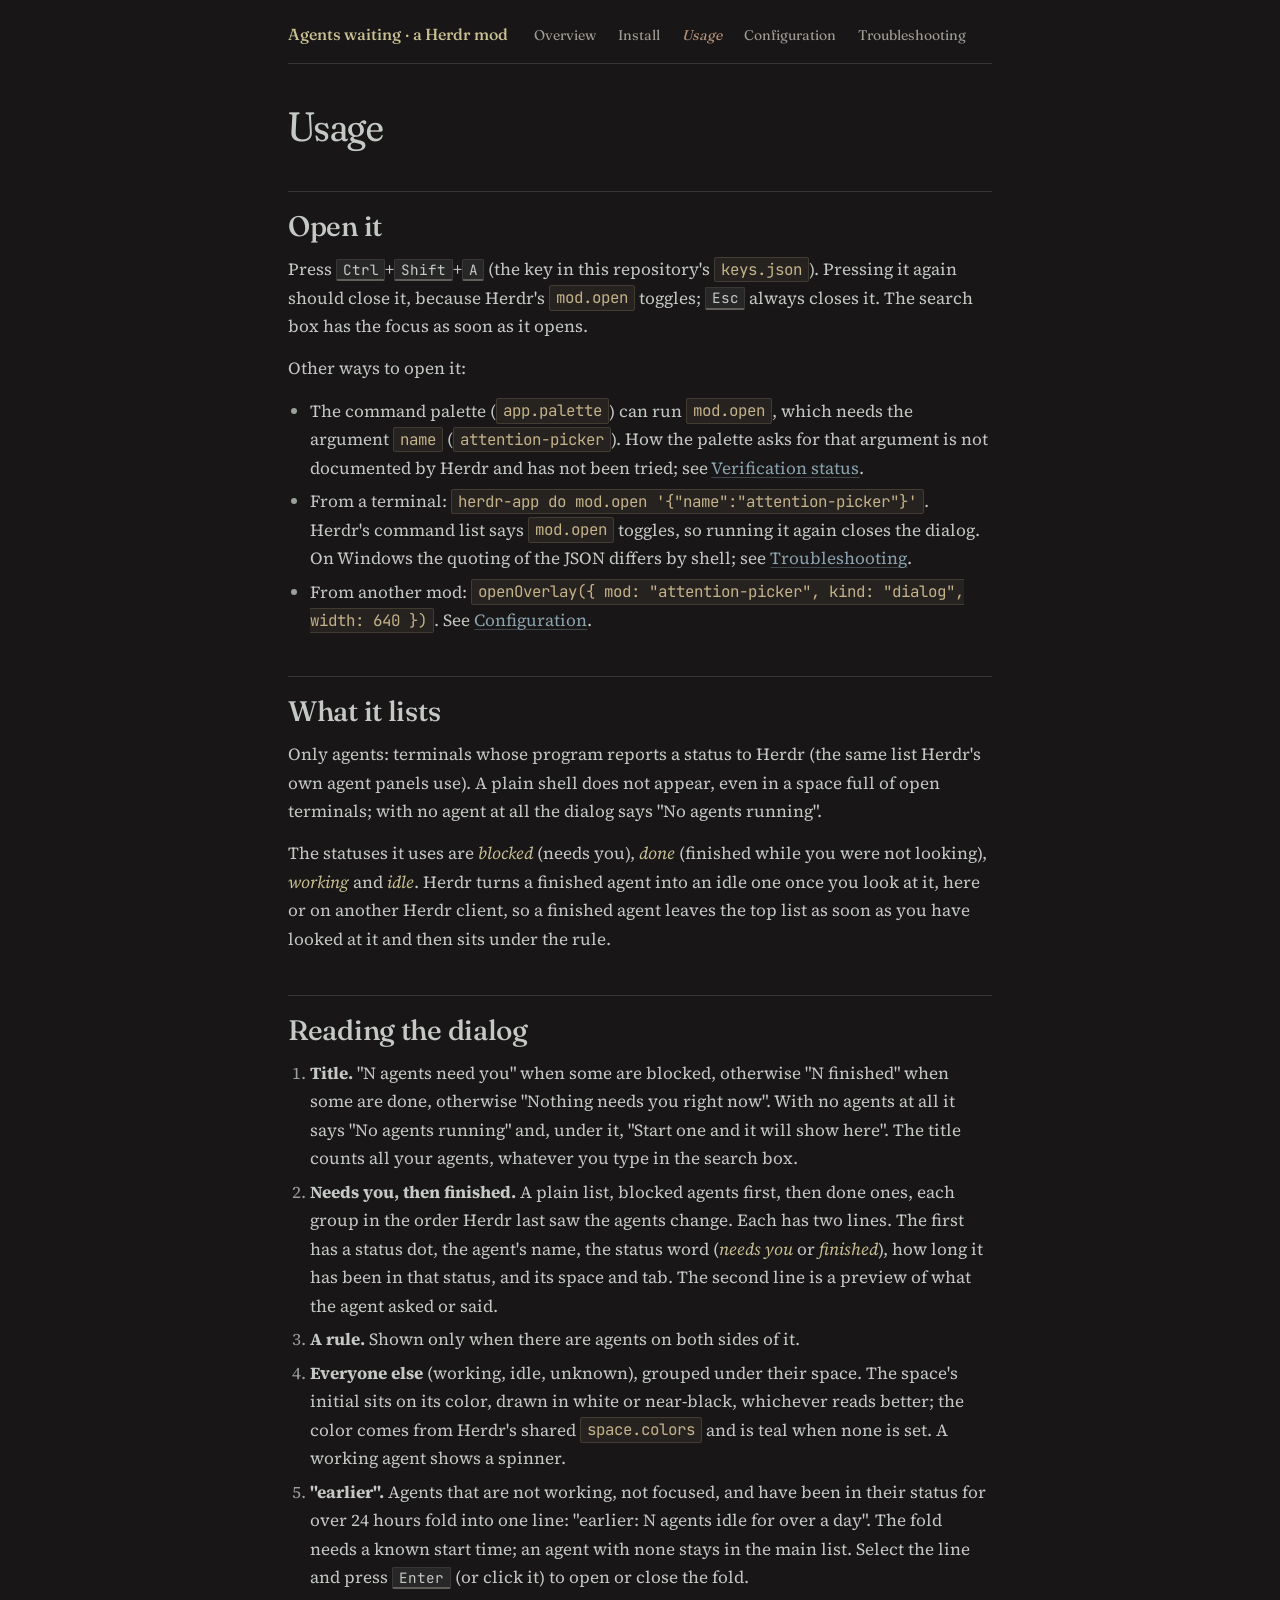
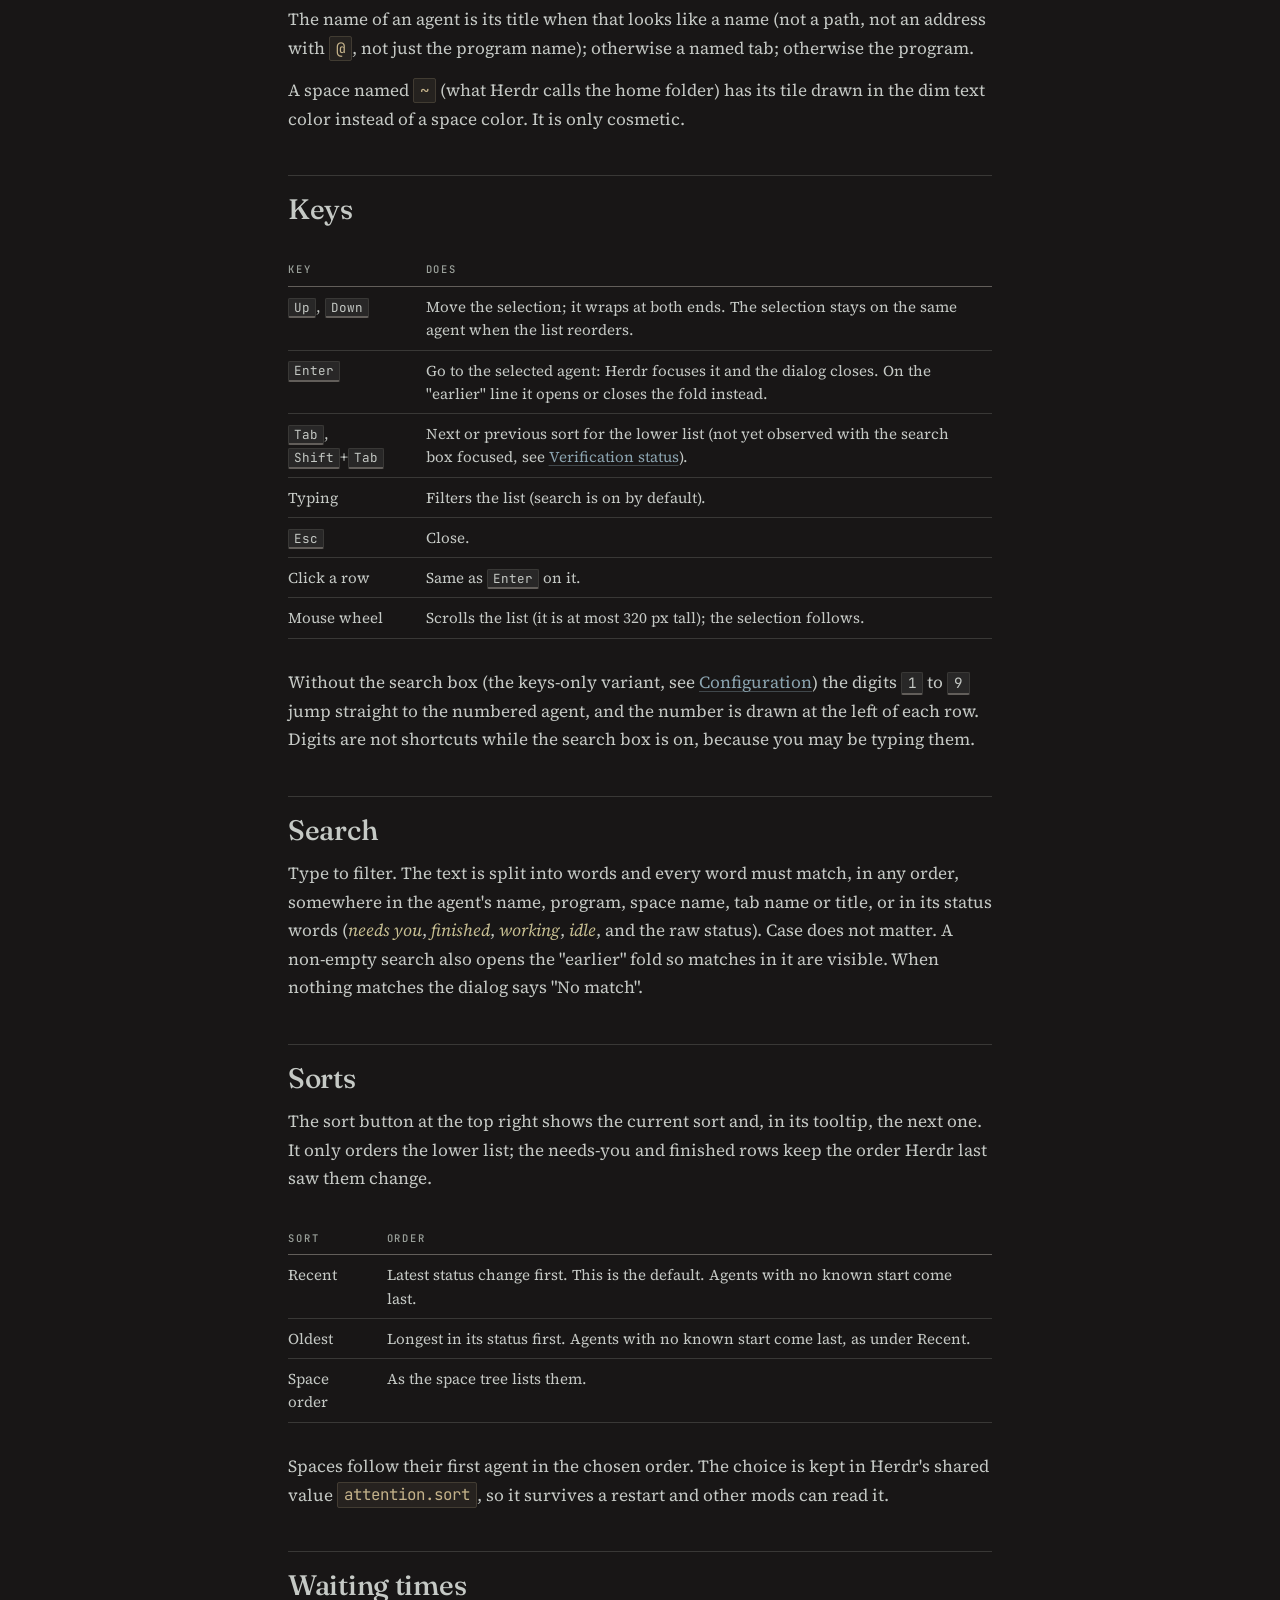
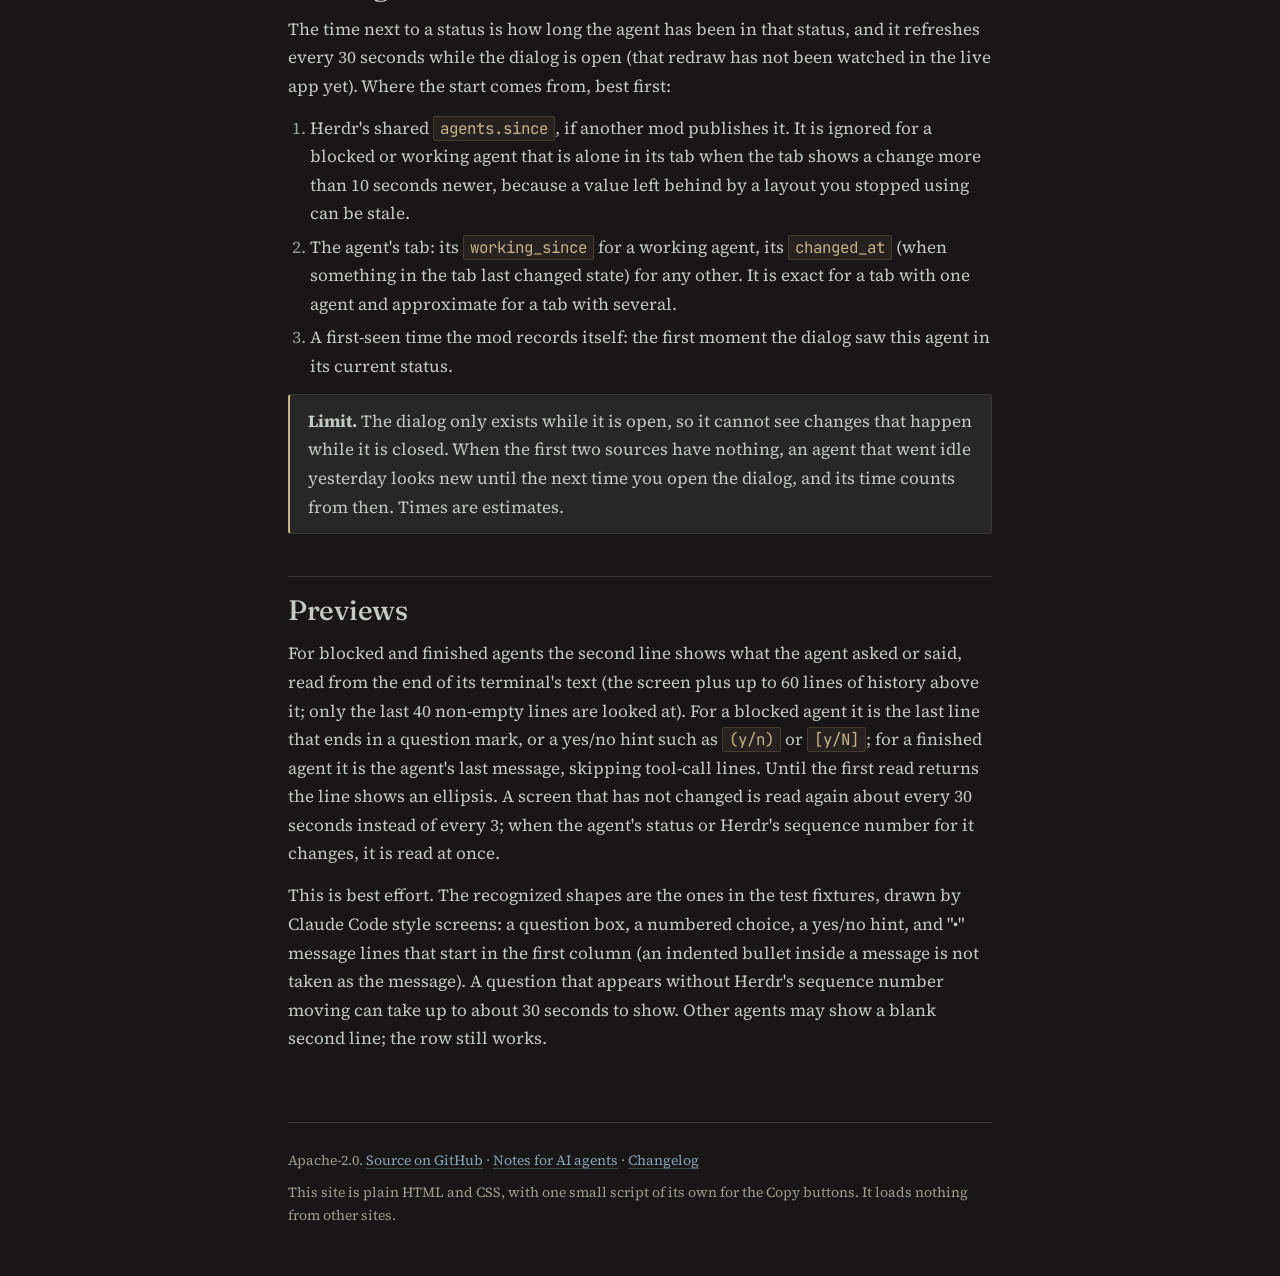
<file: docs/usage.html>
<!doctype html>
<html lang="en">
<head>
<meta charset="utf-8">
<meta name="viewport" content="width=device-width, initial-scale=1">
<meta name="color-scheme" content="dark">
<title>Usage - Agents waiting for Herdr</title>
<meta name="description" content="Open the Agents waiting dialog, read its rows, and use its keys, search, sorts and waiting times.">
<link rel="icon" href="data:,">
<link rel="stylesheet" href="style.css">
</head>
<body>
<a class="skip" href="#main">Skip to content</a>
<header class="site">
<a class="brand" href="index.html">Agents waiting <span aria-hidden="true">&middot;</span> a Herdr mod</a>
<nav class="site" aria-label="Documentation"><ul><li><a href="index.html">Overview</a></li><li><a href="install.html">Install</a></li><li><a href="usage.html" aria-current="page">Usage</a></li><li><a href="configuration.html">Configuration</a></li><li><a href="troubleshooting.html">Troubleshooting</a></li></ul></nav>
</header>
<main id="main">

<h1>Usage</h1>

<h2 id="open">Open it</h2>
<p>Press <kbd>Ctrl</kbd>+<kbd>Shift</kbd>+<kbd>A</kbd> (the key in this repository's <code>keys.json</code>). Pressing it again should close it, because Herdr's <code>mod.open</code> toggles; <kbd>Esc</kbd> always closes it. The search box has the focus as soon as it opens.</p>
<p>Other ways to open it:</p>
<ul>
<li>The command palette (<code>app.palette</code>) can run <code>mod.open</code>, which needs the argument <code>name</code> (<code>attention-picker</code>). How the palette asks for that argument is not documented by Herdr and has not been tried; see <a href="troubleshooting.html#verification">Verification status</a>.</li>
<li>From a terminal: <code>herdr-app do mod.open '{"name":"attention-picker"}'</code>. Herdr's command list says <code>mod.open</code> toggles, so running it again closes the dialog. On Windows the quoting of the JSON differs by shell; see <a href="troubleshooting.html#quoting">Troubleshooting</a>.</li>
<li>From another mod: <code>openOverlay({ mod: "attention-picker", kind: "dialog", width: 640 })</code>. See <a href="configuration.html#props">Configuration</a>.</li>
</ul>

<h2 id="what">What it lists</h2>
<p>Only agents: terminals whose program reports a status to Herdr (the same list Herdr's own agent panels use). A plain shell does not appear, even in a space full of open terminals; with no agent at all the dialog says "No agents running".</p>
<p>The statuses it uses are <em>blocked</em> (needs you), <em>done</em> (finished while you were not looking), <em>working</em> and <em>idle</em>. Herdr turns a finished agent into an idle one once you look at it, here or on another Herdr client, so a finished agent leaves the top list as soon as you have looked at it and then sits under the rule.</p>

<h2 id="reading">Reading the dialog</h2>
<ol>
<li><strong>Title.</strong> "N agents need you" when some are blocked, otherwise "N finished" when some are done, otherwise "Nothing needs you right now". With no agents at all it says "No agents running" and, under it, "Start one and it will show here". The title counts all your agents, whatever you type in the search box.</li>
<li><strong>Needs you, then finished.</strong> A plain list, blocked agents first, then done ones, each group in the order Herdr last saw the agents change. Each has two lines. The first has a status dot, the agent's name, the status word (<em>needs you</em> or <em>finished</em>), how long it has been in that status, and its space and tab. The second line is a preview of what the agent asked or said.</li>
<li><strong>A rule.</strong> Shown only when there are agents on both sides of it.</li>
<li><strong>Everyone else</strong> (working, idle, unknown), grouped under their space. The space's initial sits on its color, drawn in white or near-black, whichever reads better; the color comes from Herdr's shared <code>space.colors</code> and is teal when none is set. A working agent shows a spinner.</li>
<li><strong>"earlier".</strong> Agents that are not working, not focused, and have been in their status for over 24 hours fold into one line: "earlier: N agents idle for over a day". The fold needs a known start time; an agent with none stays in the main list. Select the line and press <kbd>Enter</kbd> (or click it) to open or close the fold.</li>
</ol>
<p>The name of an agent is its title when that looks like a name (not a path, not an address with <code>@</code>, not just the program name); otherwise a named tab; otherwise the program.</p>
<p id="home-space">A space named <code>~</code> (what Herdr calls the home folder) has its tile drawn in the dim text color instead of a space color. It is only cosmetic.</p>

<h2 id="keys">Keys</h2>
<div class="table-wrap" tabindex="0" role="region" aria-label="Keys"><table>
<thead><tr><th scope="col">Key</th><th scope="col">Does</th></tr></thead>
<tbody>
<tr><td><kbd>Up</kbd>, <kbd>Down</kbd></td><td>Move the selection; it wraps at both ends. The selection stays on the same agent when the list reorders.</td></tr>
<tr><td><kbd>Enter</kbd></td><td>Go to the selected agent: Herdr focuses it and the dialog closes. On the "earlier" line it opens or closes the fold instead.</td></tr>
<tr><td><kbd>Tab</kbd>, <kbd>Shift</kbd>+<kbd>Tab</kbd></td><td>Next or previous sort for the lower list (not yet observed with the search box focused, see <a href="troubleshooting.html#verification">Verification status</a>).</td></tr>
<tr><td>Typing</td><td>Filters the list (search is on by default).</td></tr>
<tr><td><kbd>Esc</kbd></td><td>Close.</td></tr>
<tr><td>Click a row</td><td>Same as <kbd>Enter</kbd> on it.</td></tr>
<tr><td>Mouse wheel</td><td>Scrolls the list (it is at most 320 px tall); the selection follows.</td></tr>
</tbody>
</table></div>
<p>Without the search box (the keys-only variant, see <a href="configuration.html#props">Configuration</a>) the digits <kbd>1</kbd> to <kbd>9</kbd> jump straight to the numbered agent, and the number is drawn at the left of each row. Digits are not shortcuts while the search box is on, because you may be typing them.</p>

<h2 id="search">Search</h2>
<p>Type to filter. The text is split into words and every word must match, in any order, somewhere in the agent's name, program, space name, tab name or title, or in its status words (<em>needs you</em>, <em>finished</em>, <em>working</em>, <em>idle</em>, and the raw status). Case does not matter. A non-empty search also opens the "earlier" fold so matches in it are visible. When nothing matches the dialog says "No match".</p>

<h2 id="sorts">Sorts</h2>
<p>The sort button at the top right shows the current sort and, in its tooltip, the next one. It only orders the lower list; the needs-you and finished rows keep the order Herdr last saw them change.</p>
<div class="table-wrap" tabindex="0" role="region" aria-label="Sorts"><table>
<thead><tr><th scope="col">Sort</th><th scope="col">Order</th></tr></thead>
<tbody>
<tr><td>Recent</td><td>Latest status change first. This is the default. Agents with no known start come last.</td></tr>
<tr><td>Oldest</td><td>Longest in its status first. Agents with no known start come last, as under Recent.</td></tr>
<tr><td>Space order</td><td>As the space tree lists them.</td></tr>
</tbody>
</table></div>
<p>Spaces follow their first agent in the chosen order. The choice is kept in Herdr's shared value <code>attention.sort</code>, so it survives a restart and other mods can read it.</p>

<h2 id="times">Waiting times</h2>
<p>The time next to a status is how long the agent has been in that status, and it refreshes every 30 seconds while the dialog is open (that redraw has not been watched in the live app yet). Where the start comes from, best first:</p>
<ol>
<li>Herdr's shared <code>agents.since</code>, if another mod publishes it. It is ignored for a blocked or working agent that is alone in its tab when the tab shows a change more than 10 seconds newer, because a value left behind by a layout you stopped using can be stale.</li>
<li>The agent's tab: its <code>working_since</code> for a working agent, its <code>changed_at</code> (when something in the tab last changed state) for any other. It is exact for a tab with one agent and approximate for a tab with several.</li>
<li>A first-seen time the mod records itself: the first moment the dialog saw this agent in its current status.</li>
</ol>
<div class="note warn"><p><strong>Limit.</strong> The dialog only exists while it is open, so it cannot see changes that happen while it is closed. When the first two sources have nothing, an agent that went idle yesterday looks new until the next time you open the dialog, and its time counts from then. Times are estimates.</p></div>

<h2 id="previews">Previews</h2>
<p>For blocked and finished agents the second line shows what the agent asked or said, read from the end of its terminal's text (the screen plus up to 60 lines of history above it; only the last 40 non-empty lines are looked at). For a blocked agent it is the last line that ends in a question mark, or a yes/no hint such as <code>(y/n)</code> or <code>[y/N]</code>; for a finished agent it is the agent's last message, skipping tool-call lines. Until the first read returns the line shows an ellipsis. A screen that has not changed is read again about every 30 seconds instead of every 3; when the agent's status or Herdr's sequence number for it changes, it is read at once.</p>
<p>This is best effort. The recognized shapes are the ones in the test fixtures, drawn by Claude Code style screens: a question box, a numbered choice, a yes/no hint, and "&bull;" message lines that start in the first column (an indented bullet inside a message is not taken as the message). A question that appears without Herdr's sequence number moving can take up to about 30 seconds to show. Other agents may show a blank second line; the row still works.</p>

</main>
<footer class="site">
<p>Apache-2.0. <a href="https://github.com/miguelalexanderdiaz/herdr-agents-waiting">Source on GitHub</a> &middot; <a href="https://github.com/miguelalexanderdiaz/herdr-agents-waiting/blob/main/AGENTS.md">Notes for AI agents</a> &middot; <a href="https://github.com/miguelalexanderdiaz/herdr-agents-waiting/blob/main/CHANGELOG.md">Changelog</a></p>
<p>This site is plain HTML and CSS, with one small script of its own for the Copy buttons. It loads nothing from other sites.</p>
</footer>
</body>
</html>
</file>
<file: docs/style.css>
/* Agents waiting: documentation site. Plain CSS, no fonts or scripts loaded from elsewhere
   (the one script, assets/copy.js, only shows the Copy buttons).
   Dark only (Kanagawa Dragon palette). The fonts are self-hosted in assets/fonts/ under the
   SIL Open Font License 1.1; see the license files there and NOTICE. */

@font-face {
  font-family: "Fraunces";
  src: url("assets/fonts/fraunces-latin-full-normal.woff2") format("woff2");
  font-weight: 100 900; font-style: normal; font-display: swap;
}
@font-face {
  font-family: "Source Serif 4";
  src: url("assets/fonts/source-serif-4-latin-wght-normal.woff2") format("woff2");
  font-weight: 200 900; font-style: normal; font-display: swap;
}
@font-face {
  font-family: "Source Serif 4";
  src: url("assets/fonts/source-serif-4-latin-wght-italic.woff2") format("woff2");
  font-weight: 200 900; font-style: italic; font-display: swap;
}
@font-face {
  font-family: "JetBrains Mono";
  src: url("assets/fonts/jetbrains-mono-latin-wght-normal.woff2") format("woff2");
  font-weight: 100 800; font-style: normal; font-display: swap;
}

:root {
  --d-ink-0: #0d0c0c;
  --d-ink-3: #181616;  /* page */
  --d-ink-4: #282727;  /* raised */
  --d-ink-5: #393836;  /* rule, never text */
  --d-ink-6: #625e5a;  /* tertiary divider, never text */
  --d-paper: #c5c9c5;
  --d-old-white: #c8c093;
  --d-gray-2: #9e9b93;
  --d-ash: #9aa09a;
  --d-orange: #b6927b;
  --d-red: #d08a85;
  --d-yellow: #c4b28a;
  --d-aqua: #8ea4a2;
  --d-blue: #8ba4b0;

  --fg: var(--d-paper);
  --fg-dim: var(--d-gray-2);
  --fg-faint: var(--d-ash);
  --bg: var(--d-ink-3);
  --bg-raised: var(--d-ink-4);
  --rule: var(--d-ink-5);

  --f-serif: "Source Serif 4", "Iowan Old Style", Georgia, serif;
  --f-display: "Fraunces", "Source Serif 4", Georgia, serif;
  --f-mono: "JetBrains Mono", ui-monospace, "SF Mono", Menlo, Consolas, monospace;

  --fs-h1: clamp(28px, 3.2vw, 44px);
  --fs-h2: clamp(22px, 2.2vw, 30px);
  --fs-lead: 20px;
  --fs-body: 17px;
  --fs-small: 14px;
  --lh-tight: 1.12;
  --lh-body: 1.68;
  --r-1: 2px;
  --r-card: 3px;

  --ease: cubic-bezier(0.22, 1, 0.36, 1);
  --dur-fast: 180ms;
  --dur: 320ms;
  color-scheme: dark;
}

* { box-sizing: border-box; }
html { -webkit-text-size-adjust: 100%; background: var(--bg); }
body {
  margin: 0;
  background: var(--bg);
  color: var(--fg);
  font-family: var(--f-serif); font-size: var(--fs-body); line-height: var(--lh-body);
  font-feature-settings: "ss01", "onum" on, "liga" on, "kern" on;
  -webkit-font-smoothing: antialiased;
}
::selection { background: rgba(139, 164, 176, 0.30); color: var(--fg); }

/* Skip link: the primary button (orange fill, page-colored text). */
.skip {
  position: absolute; left: 16px; top: -64px; z-index: 10;
  background: var(--d-orange); color: var(--bg); padding: 8px 14px; border-radius: 0;
  font: 500 var(--fs-small)/1.4 var(--f-serif); text-decoration: none;
}
.skip:focus { top: 8px; }
.skip:hover { background: var(--d-red); color: var(--bg); }

header.site, main, footer.site { max-width: 46rem; margin: 0 auto; padding-left: 16px; padding-right: 16px; }
/* The header and footer rules span the text column, not the side gutters. */
header.site, footer.site { width: calc(100% - 32px); max-width: calc(46rem - 32px); padding-left: 0; padding-right: 0; }

/* ---- navbar: site title, then the pages; 1px rule under the bar */
header.site {
  display: flex; flex-wrap: wrap; align-items: baseline; gap: 6px 26px;
  min-height: 64px; padding-top: 20px; padding-bottom: 14px;
  border-bottom: 1px solid var(--rule);
}
.brand {
  font-family: var(--f-display); font-weight: 500; font-size: 16px; letter-spacing: -0.005em;
  color: var(--d-old-white); text-decoration: none;
}
.brand:hover { color: var(--d-old-white); text-decoration: underline; text-decoration-color: var(--d-ink-6); }
nav.site ul { list-style: none; margin: 0; padding: 0; display: flex; flex-wrap: wrap; gap: 4px 22px; }
nav.site li { margin: 0; }
nav.site a {
  font-family: var(--f-display); font-size: 14px; color: var(--fg-dim); text-decoration: none;
  transition: color var(--dur-fast) var(--ease);
}
nav.site a:hover { color: var(--fg); }
nav.site a[aria-current="page"] { color: var(--d-orange); font-style: italic; }

/* ---- type */
main { padding-top: 8px; padding-bottom: 56px; }
h1 {
  font-family: var(--f-display); font-size: var(--fs-h1); font-weight: 400;
  font-variation-settings: "opsz" 144, "SOFT" 80;
  letter-spacing: -0.015em; line-height: var(--lh-tight); color: var(--fg);
  margin: 2rem 0 0.9rem;
}
h2 {
  font-family: var(--f-display); font-size: var(--fs-h2); font-weight: 500;
  letter-spacing: -0.01em; line-height: var(--lh-tight); color: var(--fg);
  margin: 2.6rem 0 0.7rem; padding-top: 1.1rem; border-top: 1px solid var(--rule);
}
h3 {
  font-family: var(--f-serif); font-size: 18px; font-weight: 600; color: var(--d-aqua);
  letter-spacing: 0.01em; line-height: var(--lh-tight); margin: 1.8rem 0 0.5rem;
}
p, ul, ol, table, pre, figure, .note { margin: 0.85rem 0; }
ul, ol { padding-left: 1.4rem; }
li { margin: 0.3rem 0; }
li::marker { color: var(--fg-faint); }
em { color: var(--d-old-white); font-style: italic; }
strong { color: var(--fg); font-weight: 700; }
a {
  color: var(--d-blue); text-decoration: underline; text-decoration-color: rgba(139, 164, 176, 0.35);
  text-decoration-thickness: 1px; text-underline-offset: 3px;
  transition: color var(--dur-fast) var(--ease), text-decoration-color var(--dur-fast) var(--ease);
}
a:hover { color: var(--d-aqua); text-decoration-color: var(--d-aqua); }
a:focus-visible, button:focus-visible, nav.site a:focus-visible, .table-wrap:focus-visible, pre:focus-visible {
  outline: 2px solid var(--d-orange); outline-offset: 3px; border-radius: 0;
}
.lead { font-size: var(--fs-lead); line-height: 1.55; color: var(--fg-dim); }

/* ---- code */
code, pre, kbd { font-family: var(--f-mono); font-size: 0.93em; font-variant-ligatures: none; }
code {
  color: var(--d-yellow); background: rgba(196, 178, 138, 0.08); padding: 0.08em 0.38em;
  border: 1px solid rgba(196, 178, 138, 0.18); border-radius: var(--r-1);
  overflow-wrap: anywhere;
}
kbd {
  color: var(--fg); background: var(--bg-raised); border: 1px solid var(--rule);
  border-bottom: 2px solid var(--d-ink-6);
  padding: 0.02em 0.4em; border-radius: var(--r-1); font-size: 0.84em; white-space: nowrap;
}
/* Code cell: raised fill, 1px rule border, 2px orange left rule. It scrolls (tabindex on each <pre>). */
pre {
  background: var(--bg-raised); color: var(--fg); border: 1px solid var(--rule); border-left: 2px solid var(--d-orange);
  padding: 12px 16px; font-size: 12.5px; line-height: 1.6; border-radius: 0; overflow: auto;
}
pre code { color: inherit; background: none; border: 0; padding: 0; font-size: inherit; overflow-wrap: normal; }

/* ---- the install commands: a code cell with a Copy button (shown by assets/copy.js; hidden without it) */
.cmd-label { margin: 1.1rem 0 0.4rem; color: var(--fg-dim); font-size: var(--fs-small); }
.facts { color: var(--fg-dim); font-size: var(--fs-small); }
.cell {
  display: flex; align-items: stretch; margin: 0 0 0.85rem;
  background: var(--bg-raised); border: 1px solid var(--rule); border-left: 2px solid var(--d-orange);
}
.cell pre { flex: 1 1 auto; min-width: 0; margin: 0; border: 0; white-space: pre-wrap; overflow-wrap: anywhere; }
.cell pre code { overflow-wrap: anywhere; }
.copy {
  flex: none; padding: 0 1rem; border: 0; border-left: 1px solid var(--rule); border-radius: 0;
  background: transparent; color: var(--fg); font: 12px/1.4 var(--f-mono); cursor: pointer;
  transition: color var(--dur-fast) var(--ease);
}
.copy[hidden] { display: none; }
.copy:hover { color: var(--d-orange); }
.copy:focus-visible { outline-offset: -3px; }

/* ---- folded sections: a quiet row, the summary in the serif at h3 size, a chevron that turns when open */
details.fold { border-top: 1px solid var(--rule); }
details.fold:last-of-type { border-bottom: 1px solid var(--rule); }
details.fold > summary {
  display: flex; align-items: center; gap: 10px; padding: 14px 0; cursor: pointer; list-style: none;
  font-family: var(--f-serif); font-size: 18px; font-weight: 600; color: var(--fg); line-height: var(--lh-tight);
}
details.fold > summary::-webkit-details-marker { display: none; }
details.fold > summary::before {
  content: ""; flex: none; width: 7px; height: 7px; margin: 0 4px 0 2px;
  border-right: 1.5px solid var(--fg-faint); border-bottom: 1.5px solid var(--fg-faint);
  transform: rotate(-45deg); transition: transform var(--dur-fast) var(--ease);
}
details.fold[open] > summary::before { transform: rotate(45deg); }
details.fold > summary:hover { color: var(--d-old-white); }
details.fold > summary:focus-visible { outline: 2px solid var(--d-orange); outline-offset: 3px; }
details.fold > :not(summary) { margin-left: 24px; }
details.fold > :last-child { margin-bottom: 1.2rem; }
details.fold h3 { margin-top: 1.2rem; }
.folds { margin-top: 2rem; }

/* ---- figure */
figure { margin: 1.6rem 0; }
figure img { max-width: 100%; height: auto; border: 1px solid var(--rule); border-radius: 0; display: block; }
figcaption { color: var(--fg-faint); font-size: var(--fs-small); font-style: italic; margin-top: 8px; }

/* ---- tables */
.table-wrap { overflow-x: auto; margin: 1rem 0; }
table { border-collapse: collapse; width: 100%; font-size: 15px; line-height: 1.55; }
th, td { text-align: left; vertical-align: top; padding: 8px 14px 8px 0; border-bottom: 1px solid var(--rule); }
th {
  color: var(--fg-faint); white-space: nowrap; border-bottom-color: var(--d-ink-6);
  font: 500 10.5px/1.5 var(--f-mono); letter-spacing: 0.18em; text-transform: uppercase;
}
td:first-child code, th code { white-space: nowrap; overflow-wrap: normal; }

/* ---- the signature card: raised fill, 1px rule border, 2px orange left rule */
.note {
  background: var(--bg-raised); border: 1px solid var(--rule); border-left: 2px solid var(--d-orange);
  padding: 12px 18px; border-radius: var(--r-card);
}
.note.warn { border-left-color: var(--d-yellow); }
.note > :first-child { margin-top: 0; }
.note > :last-child { margin-bottom: 0; }
.cards { display: grid; gap: 12px; grid-template-columns: repeat(auto-fit, minmax(14rem, 1fr)); list-style: none; padding: 0; }
.cards li {
  background: var(--bg-raised); border: 1px solid var(--rule); border-left: 2px solid var(--d-orange);
  border-radius: var(--r-card); padding: 12px 16px 14px; margin: 0;
  transition: border-left-color var(--dur) var(--ease);
}
.cards li:hover { border-left-color: var(--d-yellow); }
.cards a { font-family: var(--f-display); font-weight: 500; font-size: 18px; }
.cards p { margin: 0.25rem 0 0; color: var(--fg-dim); font-size: 15px; line-height: 1.55; }

/* ---- footer */
footer.site { padding-top: 18px; padding-bottom: 40px; border-top: 1px solid var(--rule); color: var(--fg-dim); font-size: var(--fs-small); }
footer.site p { margin: 0.5rem 0; }

@media (max-width: 480px) {
  body { font-size: 16px; }
  .lead { font-size: 18px; }
  nav.site ul { gap: 4px 18px; }
  /* The first column may wrap on a phone so the tables do not need a sideways scroll. */
  th { white-space: normal; }
  td:first-child code, th code { white-space: normal; overflow-wrap: anywhere; }
  .cell { flex-direction: column; }
  .copy { border-left: 0; border-top: 1px solid var(--rule); padding: 0.5rem 1rem; text-align: left; }
  details.fold > :not(summary) { margin-left: 0; }
  pre.prose { white-space: pre-wrap; overflow-wrap: anywhere; }
  pre.prose code { overflow-wrap: anywhere; }
}
@media (prefers-reduced-motion: reduce) {
  * { scroll-behavior: auto !important; transition: none !important; }
}
@media (forced-colors: active) {
  kbd, .note, .cards li, pre { border: 1px solid CanvasText; }
  nav.site a[aria-current="page"] { text-decoration: underline; }
}
</file>
